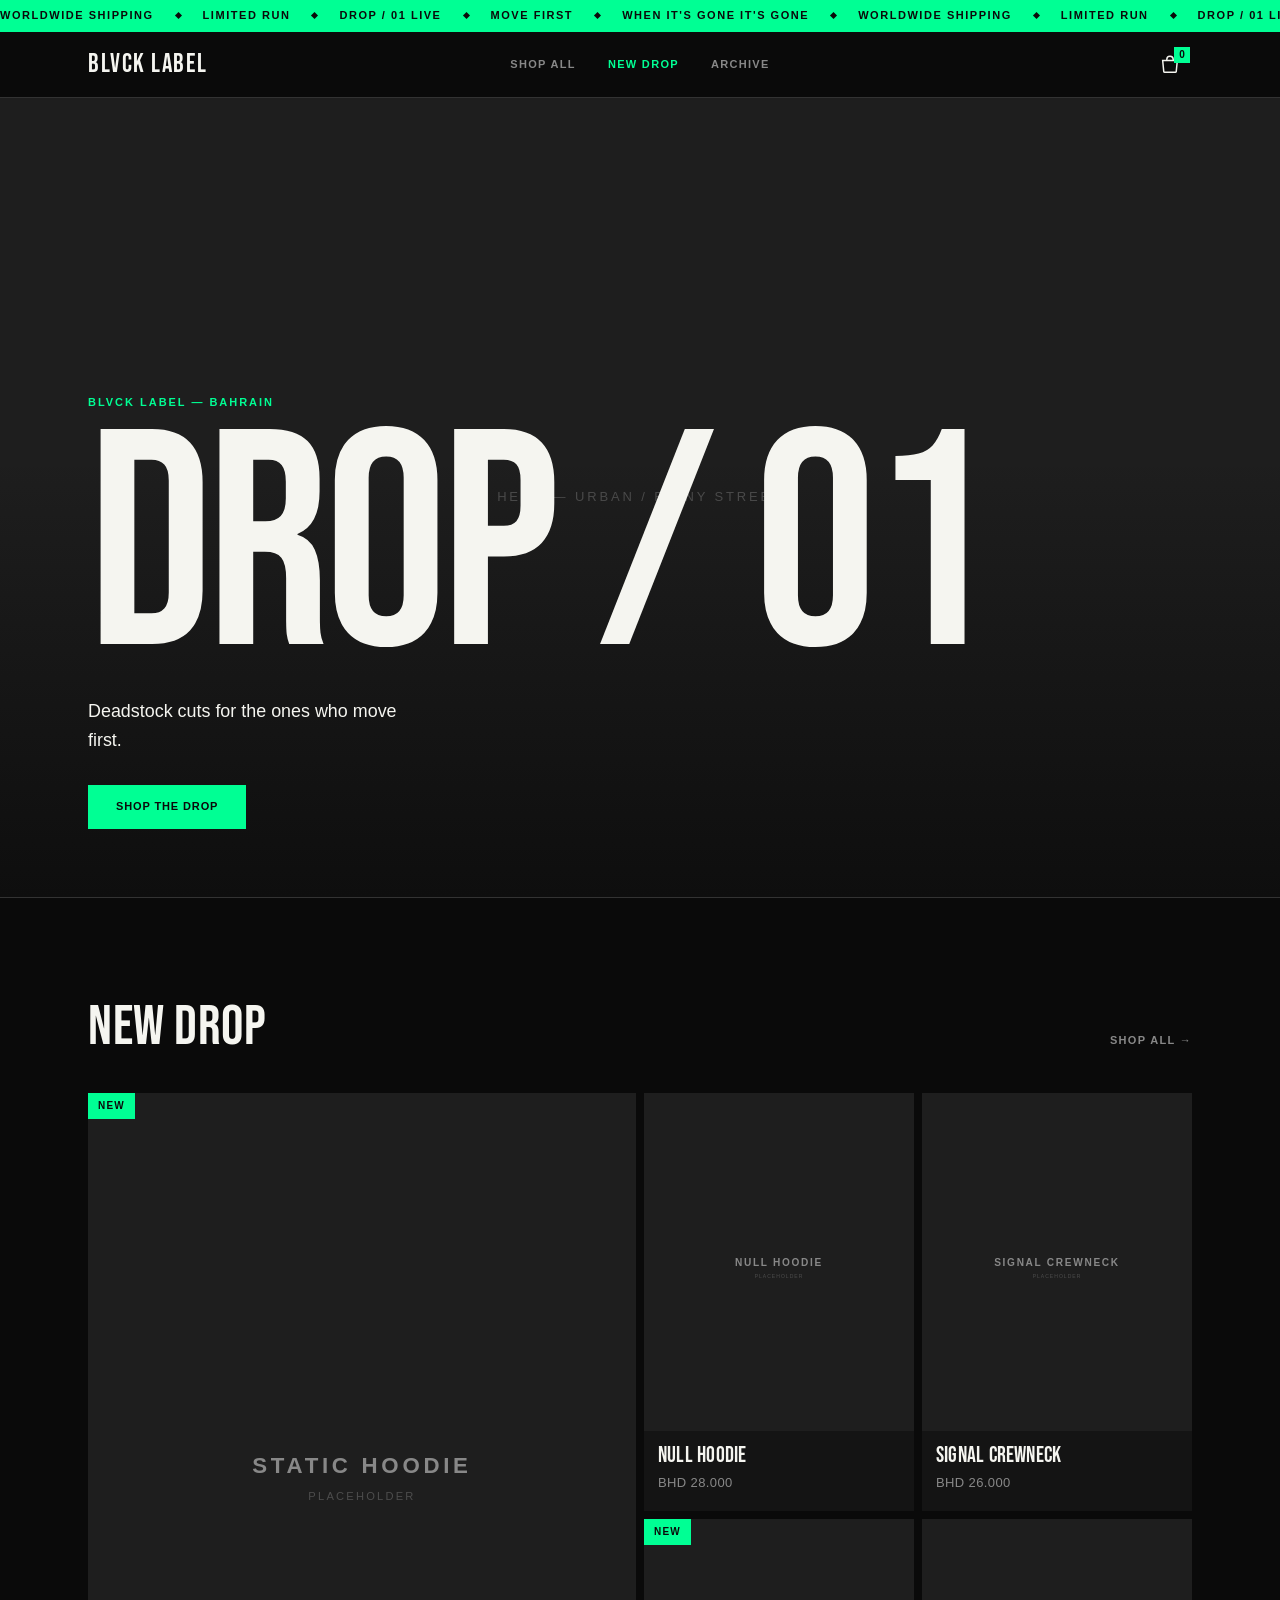
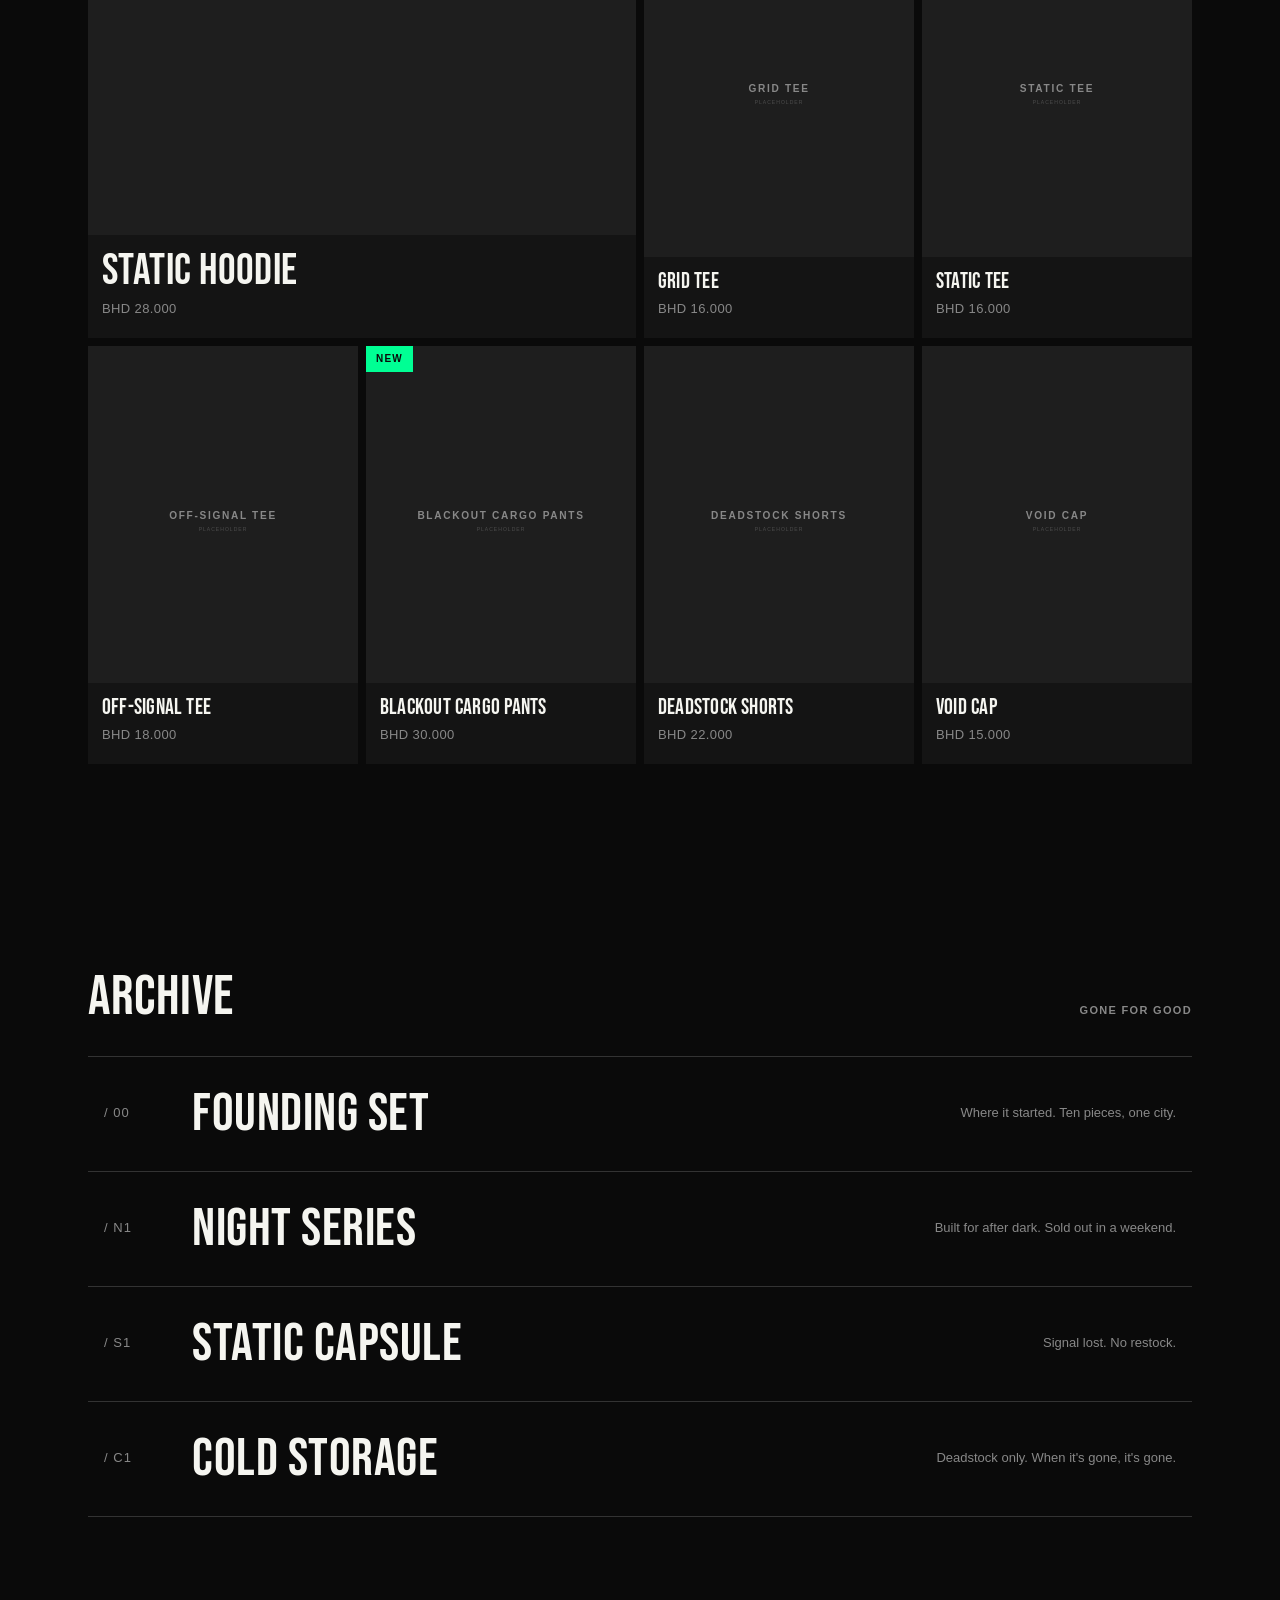
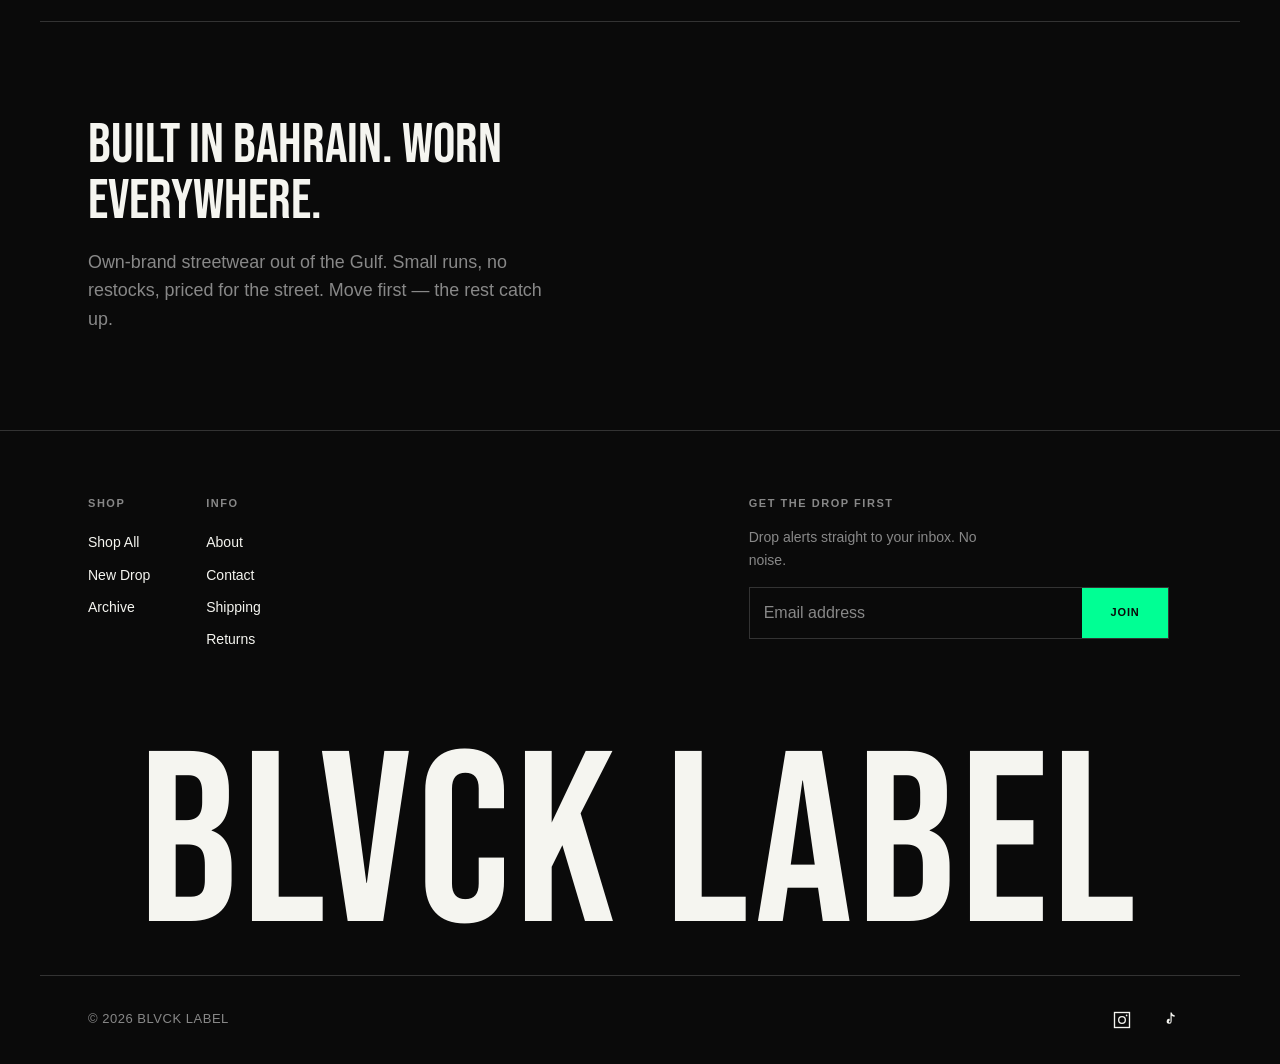
<file: index.html>
<!DOCTYPE html>
<html lang="en">
<head>
  <meta charset="UTF-8" />
  <meta name="viewport" content="width=device-width, initial-scale=1.0" />
  <title>BLVCK LABEL — Move First.</title>
  <meta name="description" content="BLVCK LABEL — own-brand streetwear. Built in Bahrain. Worn everywhere." />

  <!-- Display font: Bebas Neue. Body font: Helvetica Neue system stack. -->
  <link rel="preconnect" href="https://fonts.googleapis.com" />
  <link rel="preconnect" href="https://fonts.gstatic.com" crossorigin />
  <link href="https://fonts.googleapis.com/css2?family=Bebas+Neue&display=swap" rel="stylesheet" />

  <link rel="stylesheet" href="css/style.css" />
</head>
<body>

  <a class="skip-link" href="#main">Skip to content</a>

  <!-- =========================================================
       TICKER — signature scrolling marquee (every page)
       Two identical groups; CSS translates the track -50%.
       ========================================================= -->
  <div class="ticker" role="presentation">
    <div class="ticker__track" aria-hidden="true">
      <div class="ticker__group">
        <span class="ticker__item">Worldwide Shipping</span>
        <span class="ticker__item">Limited Run</span>
        <span class="ticker__item">Drop / 01 Live</span>
        <span class="ticker__item">Move First</span>
        <span class="ticker__item">When It's Gone It's Gone</span>
      </div>
      <div class="ticker__group">
        <span class="ticker__item">Worldwide Shipping</span>
        <span class="ticker__item">Limited Run</span>
        <span class="ticker__item">Drop / 01 Live</span>
        <span class="ticker__item">Move First</span>
        <span class="ticker__item">When It's Gone It's Gone</span>
      </div>
    </div>
    <span class="sr-only">Worldwide shipping. Limited run. Drop 01 live. Move first.</span>
  </div>

  <!-- =========================================================
       HEADER — sticky. Logo · nav · cart
       ========================================================= -->
  <header class="header">
    <div class="wrap header__inner">
      <a class="header__logo" href="index.html" aria-label="BLVCK LABEL home">BLVCK LABEL</a>

      <nav class="nav" aria-label="Primary">
        <a class="nav__link" href="shop.html">Shop All</a>
        <a class="nav__link" href="index.html#new-drop" aria-current="page">New Drop</a>
        <a class="nav__link" href="index.html#archive">Archive</a>
      </nav>

      <div class="header__actions">
        <a class="icon-btn cart-btn" href="#" aria-label="Cart, 0 items">
          <svg viewBox="0 0 24 24" fill="none" stroke="currentColor" stroke-width="1.6" aria-hidden="true">
            <path d="M4 7h16l-1.2 12.2a1 1 0 0 1-1 .8H6.2a1 1 0 0 1-1-.8L4 7Z" />
            <path d="M8.5 7V6a3.5 3.5 0 0 1 7 0v1" />
          </svg>
          <span class="cart-badge" data-cart-count>0</span>
        </a>
        <button class="icon-btn hamburger" type="button"
                data-nav-open aria-expanded="false" aria-controls="nav-overlay" aria-label="Open menu">
          <svg viewBox="0 0 24 24" fill="none" stroke="currentColor" stroke-width="1.8" aria-hidden="true">
            <path d="M3 6h18M3 12h18M3 18h18" />
          </svg>
        </button>
      </div>
    </div>
  </header>

  <!-- =========================================================
       MOBILE NAV OVERLAY — full-screen, huge Bebas links
       ========================================================= -->
  <nav class="nav-overlay" id="nav-overlay" data-nav-overlay aria-label="Mobile">
    <div class="nav-overlay__top">
      <span class="nav-overlay__brand">BLVCK LABEL</span>
      <button class="icon-btn" type="button" data-nav-close aria-label="Close menu">
        <svg viewBox="0 0 24 24" fill="none" stroke="currentColor" stroke-width="1.8" aria-hidden="true">
          <path d="M6 6l12 12M18 6L6 18" />
        </svg>
      </button>
    </div>
    <ul class="nav-overlay__list">
      <li><a class="nav-overlay__link" href="shop.html">Shop All</a></li>
      <li><a class="nav-overlay__link" href="index.html#new-drop" aria-current="page">New Drop</a></li>
      <li><a class="nav-overlay__link" href="index.html#archive">Archive</a></li>
    </ul>
    <div class="nav-overlay__secondary">
      <a href="about.html">About</a>
      <a href="contact.html">Contact</a>
    </div>
  </nav>

  <main id="main">

    <!-- =========================================================
         HERO — full-viewport. DROP / 01 bleeds off the right edge.
         Media is a placeholder block; drop a real <img> inside
         .hero__media (uncomment) to swap in the photo later.
         ========================================================= -->
    <section class="hero">
      <div class="hero__media">
        <!-- <img src="assets/img/hero-drop-01.jpg" alt="Three figures in dark techwear on a wet Bahrain street at night" /> -->
        <span class="hero__media-label">Hero — Urban / Rainy Street</span>
      </div>

      <div class="wrap hero__content">
        <p class="eyebrow eyebrow--accent hero__eyebrow">BLVCK LABEL — BAHRAIN</p>
        <h1 class="hero__title">DROP / 01</h1>
        <p class="hero__sub">Deadstock cuts for the ones who move first.</p>
        <a class="btn btn--primary hero__cta" href="shop.html">Shop The Drop</a>
      </div>
    </section>

    <!-- =========================================================
         NEW DROP GRID — first card large (2x2), rest standard.
         Each media is a swappable placeholder <img>.
         ========================================================= -->
    <section class="wrap drop" id="new-drop" aria-labelledby="new-drop-title">
      <div class="drop__head">
        <h2 class="drop__title" id="new-drop-title">New Drop</h2>
        <a class="drop__link" href="shop.html">Shop All →</a>
      </div>

      <div class="drop__grid">

        <a class="p-card p-card--lg" href="product.html?id=static-hoodie">
          <div class="p-card__media">
            <span class="p-card__tag">New</span>
            <img class="p-card__img" src="assets/img/static-hoodie.svg" alt="Static Hoodie" width="800" height="1000" loading="lazy" />
          </div>
          <div class="p-card__info">
            <h3 class="p-card__name">Static Hoodie</h3>
            <p class="p-card__price">BHD 28.000</p>
          </div>
        </a>

        <a class="p-card" href="product.html?id=null-hoodie">
          <div class="p-card__media">
            <img class="p-card__img" src="assets/img/null-hoodie.svg" alt="Null Hoodie" width="800" height="1000" loading="lazy" />
          </div>
          <div class="p-card__info">
            <h3 class="p-card__name">Null Hoodie</h3>
            <p class="p-card__price">BHD 28.000</p>
          </div>
        </a>

        <a class="p-card" href="product.html?id=signal-crewneck">
          <div class="p-card__media">
            <img class="p-card__img" src="assets/img/signal-crewneck.svg" alt="Signal Crewneck" width="800" height="1000" loading="lazy" />
          </div>
          <div class="p-card__info">
            <h3 class="p-card__name">Signal Crewneck</h3>
            <p class="p-card__price">BHD 26.000</p>
          </div>
        </a>

        <a class="p-card" href="product.html?id=grid-tee">
          <div class="p-card__media">
            <span class="p-card__tag">New</span>
            <img class="p-card__img" src="assets/img/grid-tee.svg" alt="Grid Tee" width="800" height="1000" loading="lazy" />
          </div>
          <div class="p-card__info">
            <h3 class="p-card__name">Grid Tee</h3>
            <p class="p-card__price">BHD 16.000</p>
          </div>
        </a>

        <a class="p-card" href="product.html?id=static-tee">
          <div class="p-card__media">
            <img class="p-card__img" src="assets/img/static-tee.svg" alt="Static Tee" width="800" height="1000" loading="lazy" />
          </div>
          <div class="p-card__info">
            <h3 class="p-card__name">Static Tee</h3>
            <p class="p-card__price">BHD 16.000</p>
          </div>
        </a>

        <a class="p-card" href="product.html?id=off-signal-tee">
          <div class="p-card__media">
            <img class="p-card__img" src="assets/img/off-signal-tee.svg" alt="Off-Signal Tee" width="800" height="1000" loading="lazy" />
          </div>
          <div class="p-card__info">
            <h3 class="p-card__name">Off-Signal Tee</h3>
            <p class="p-card__price">BHD 18.000</p>
          </div>
        </a>

        <a class="p-card" href="product.html?id=blackout-cargo-pants">
          <div class="p-card__media">
            <span class="p-card__tag">New</span>
            <img class="p-card__img" src="assets/img/blackout-cargo-pants.svg" alt="Blackout Cargo Pants" width="800" height="1000" loading="lazy" />
          </div>
          <div class="p-card__info">
            <h3 class="p-card__name">Blackout Cargo Pants</h3>
            <p class="p-card__price">BHD 30.000</p>
          </div>
        </a>

        <a class="p-card" href="product.html?id=deadstock-shorts">
          <div class="p-card__media">
            <img class="p-card__img" src="assets/img/deadstock-shorts.svg" alt="Deadstock Shorts" width="800" height="1000" loading="lazy" />
          </div>
          <div class="p-card__info">
            <h3 class="p-card__name">Deadstock Shorts</h3>
            <p class="p-card__price">BHD 22.000</p>
          </div>
        </a>

        <a class="p-card" href="product.html?id=void-cap">
          <div class="p-card__media">
            <img class="p-card__img" src="assets/img/void-cap.svg" alt="Void Cap" width="800" height="1000" loading="lazy" />
          </div>
          <div class="p-card__info">
            <h3 class="p-card__name">Void Cap</h3>
            <p class="p-card__price">BHD 15.000</p>
          </div>
        </a>

      </div>
    </section>

    <!-- =========================================================
         ARCHIVE — past drops. Hover highlights a row. (REF 1)
         ========================================================= -->
    <section class="wrap archive" id="archive" aria-labelledby="archive-title">
      <div class="archive__head">
        <h2 class="archive__title" id="archive-title">Archive</h2>
        <span class="archive__note">Gone for good</span>
      </div>

      <div class="archive__list">
        <a class="archive__row" href="shop.html">
          <span class="archive__idx">/ 00</span>
          <h3 class="archive__name">Founding Set</h3>
          <span class="archive__desc">Where it started. Ten pieces, one city.</span>
        </a>
        <a class="archive__row" href="shop.html">
          <span class="archive__idx">/ N1</span>
          <h3 class="archive__name">Night Series</h3>
          <span class="archive__desc">Built for after dark. Sold out in a weekend.</span>
        </a>
        <a class="archive__row" href="shop.html">
          <span class="archive__idx">/ S1</span>
          <h3 class="archive__name">Static Capsule</h3>
          <span class="archive__desc">Signal lost. No restock.</span>
        </a>
        <a class="archive__row" href="shop.html">
          <span class="archive__idx">/ C1</span>
          <h3 class="archive__name">Cold Storage</h3>
          <span class="archive__desc">Deadstock only. When it's gone, it's gone.</span>
        </a>
      </div>
    </section>

    <!-- =========================================================
         BRAND STRIP — two short lines, street tone
         ========================================================= -->
    <section class="wrap brandstrip">
      <p class="brandstrip__lead">Built in Bahrain. Worn everywhere.</p>
      <p class="brandstrip__sub">
        Own-brand streetwear out of the Gulf. Small runs, no restocks, priced for
        the street. Move first — the rest catch up.
      </p>
    </section>

  </main>

  <!-- ===========================================================
       FOOTER — links, newsletter, giant wordmark, social
       =========================================================== -->
  <footer class="footer">
    <div class="wrap footer__top">
      <nav class="footer__nav" aria-label="Footer">
        <div class="footer__col">
          <span class="footer__col-title">Shop</span>
          <a href="shop.html">Shop All</a>
          <a href="index.html#new-drop">New Drop</a>
          <a href="index.html#archive">Archive</a>
        </div>
        <div class="footer__col">
          <span class="footer__col-title">Info</span>
          <a href="about.html">About</a>
          <a href="contact.html">Contact</a>
          <a href="#">Shipping</a>
          <a href="#">Returns</a>
        </div>
      </nav>

      <div class="footer__news">
        <span class="footer__col-title footer__news-title">Get the drop first</span>
        <p class="footer__news-copy">Drop alerts straight to your inbox. No noise.</p>
        <form class="news-form" data-news-form>
          <label class="sr-only" for="news-email">Email address</label>
          <input id="news-email" type="email" name="email" placeholder="Email address" required autocomplete="email" />
          <button class="btn btn--primary" type="submit"><span>Join</span></button>
        </form>
      </div>
    </div>

    <div class="footer__wordmark" aria-hidden="true">BLVCK LABEL</div>

    <div class="wrap footer__bar">
      <p class="footer__copy">© 2026 BLVCK LABEL</p>
      <div class="footer__social">
        <a class="icon-btn" href="#" aria-label="BLVCK LABEL on Instagram">
          <svg viewBox="0 0 24 24" fill="none" stroke="currentColor" stroke-width="1.6" aria-hidden="true">
            <rect x="3" y="3" width="18" height="18" rx="0" />
            <circle cx="12" cy="12" r="4" />
            <circle cx="17.5" cy="6.5" r="1" fill="currentColor" stroke="none" />
          </svg>
        </a>
        <a class="icon-btn" href="#" aria-label="BLVCK LABEL on TikTok">
          <svg viewBox="0 0 24 24" fill="currentColor" aria-hidden="true">
            <path d="M14 3v10.5a3 3 0 1 1-2.4-2.94V13a1 1 0 1 0 1 1V3h1.4a4 4 0 0 0 3.6 3.2v2a6 6 0 0 1-3.6-1.2Z" />
          </svg>
        </a>
      </div>
    </div>
  </footer>

  <script src="js/main.js"></script>
</body>
</html>
</file>
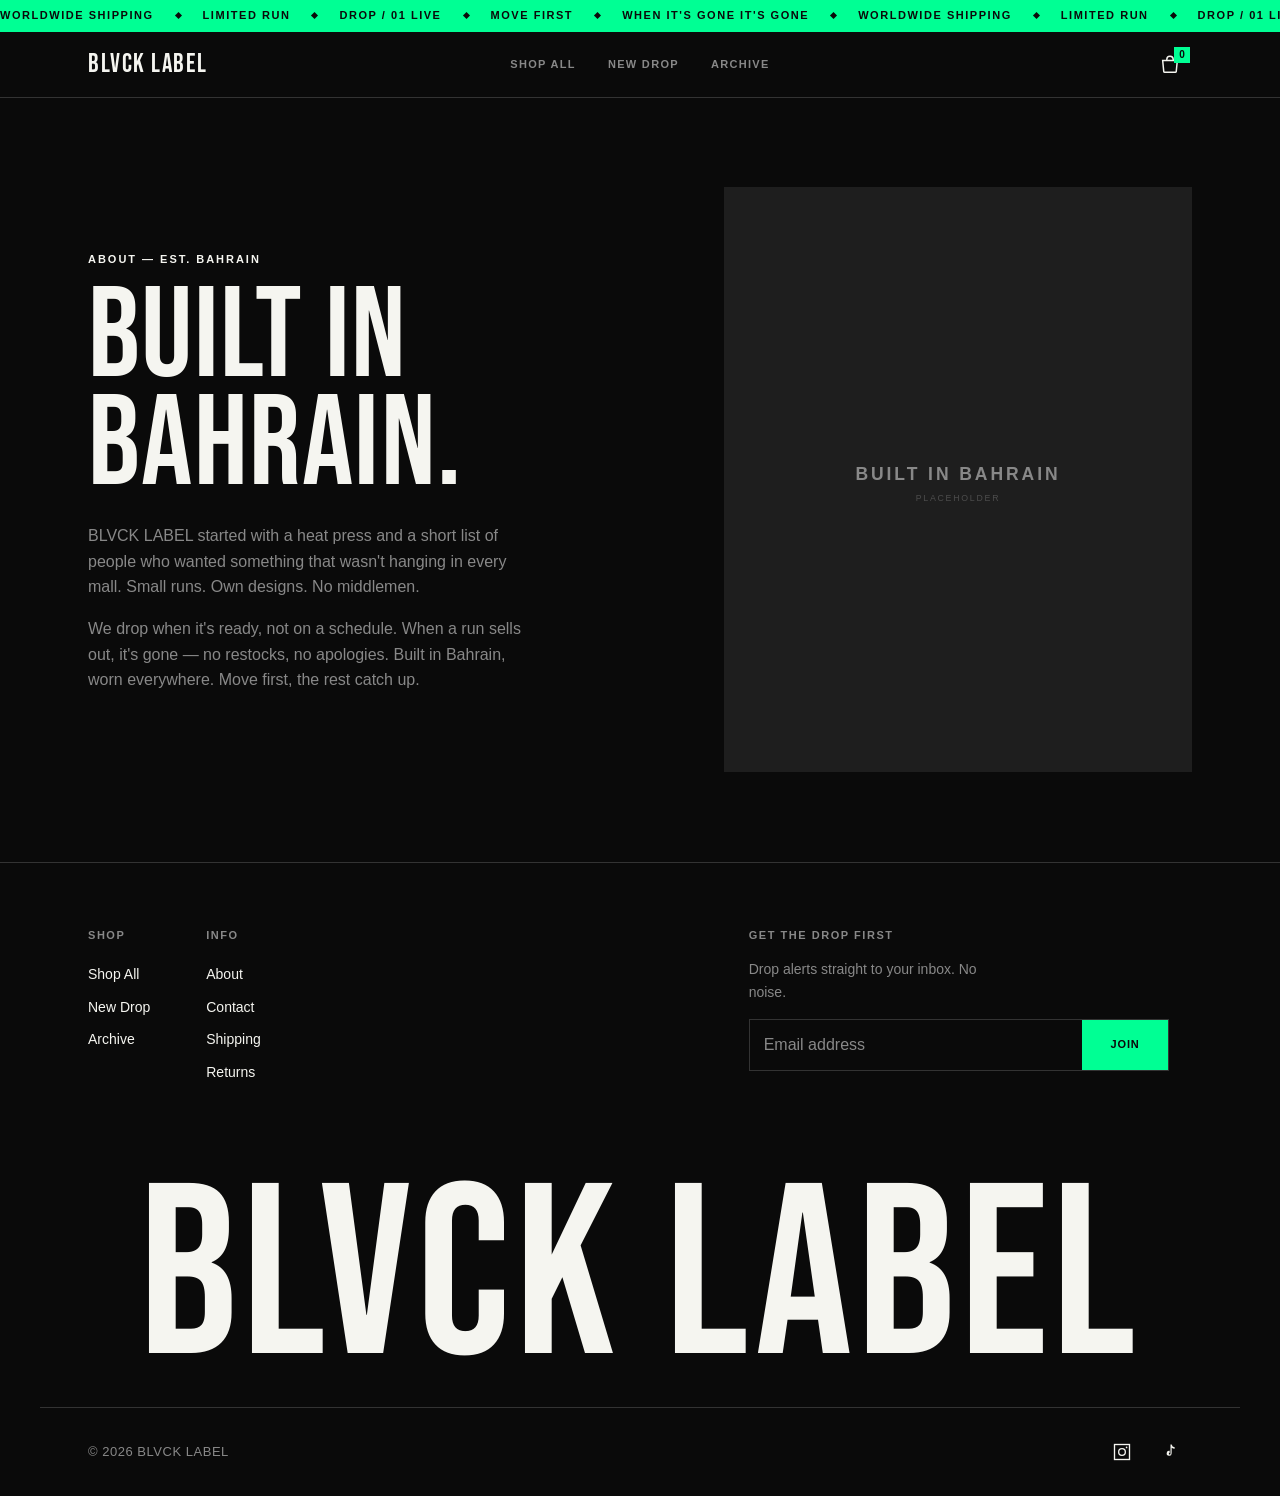
<file: about.html>
<!DOCTYPE html>
<html lang="en">
<head>
  <meta charset="UTF-8" />
  <meta name="viewport" content="width=device-width, initial-scale=1.0" />
  <title>BLVCK LABEL — About</title>
  <meta name="description" content="BLVCK LABEL — own-brand streetwear built in Bahrain. Small runs, no restocks." />

  <link rel="preconnect" href="https://fonts.googleapis.com" />
  <link rel="preconnect" href="https://fonts.gstatic.com" crossorigin />
  <link href="https://fonts.googleapis.com/css2?family=Bebas+Neue&display=swap" rel="stylesheet" />

  <link rel="stylesheet" href="css/style.css" />
</head>
<body>

  <a class="skip-link" href="#main">Skip to content</a>

  <!-- TICKER -->
  <div class="ticker" role="presentation">
    <div class="ticker__track" aria-hidden="true">
      <div class="ticker__group">
        <span class="ticker__item">Worldwide Shipping</span>
        <span class="ticker__item">Limited Run</span>
        <span class="ticker__item">Drop / 01 Live</span>
        <span class="ticker__item">Move First</span>
        <span class="ticker__item">When It's Gone It's Gone</span>
      </div>
      <div class="ticker__group">
        <span class="ticker__item">Worldwide Shipping</span>
        <span class="ticker__item">Limited Run</span>
        <span class="ticker__item">Drop / 01 Live</span>
        <span class="ticker__item">Move First</span>
        <span class="ticker__item">When It's Gone It's Gone</span>
      </div>
    </div>
    <span class="sr-only">Worldwide shipping. Limited run. Drop 01 live. Move first.</span>
  </div>

  <!-- HEADER -->
  <header class="header">
    <div class="wrap header__inner">
      <a class="header__logo" href="index.html" aria-label="BLVCK LABEL home">BLVCK LABEL</a>

      <nav class="nav" aria-label="Primary">
        <a class="nav__link" href="shop.html">Shop All</a>
        <a class="nav__link" href="index.html#new-drop">New Drop</a>
        <a class="nav__link" href="index.html#archive">Archive</a>
      </nav>

      <div class="header__actions">
        <a class="icon-btn cart-btn" href="#" aria-label="Cart, 0 items">
          <svg viewBox="0 0 24 24" fill="none" stroke="currentColor" stroke-width="1.6" aria-hidden="true">
            <path d="M4 7h16l-1.2 12.2a1 1 0 0 1-1 .8H6.2a1 1 0 0 1-1-.8L4 7Z" />
            <path d="M8.5 7V6a3.5 3.5 0 0 1 7 0v1" />
          </svg>
          <span class="cart-badge" data-cart-count>0</span>
        </a>
        <button class="icon-btn hamburger" type="button"
                data-nav-open aria-expanded="false" aria-controls="nav-overlay" aria-label="Open menu">
          <svg viewBox="0 0 24 24" fill="none" stroke="currentColor" stroke-width="1.8" aria-hidden="true">
            <path d="M3 6h18M3 12h18M3 18h18" />
          </svg>
        </button>
      </div>
    </div>
  </header>

  <!-- MOBILE NAV OVERLAY -->
  <nav class="nav-overlay" id="nav-overlay" data-nav-overlay aria-label="Mobile">
    <div class="nav-overlay__top">
      <span class="nav-overlay__brand">BLVCK LABEL</span>
      <button class="icon-btn" type="button" data-nav-close aria-label="Close menu">
        <svg viewBox="0 0 24 24" fill="none" stroke="currentColor" stroke-width="1.8" aria-hidden="true">
          <path d="M6 6l12 12M18 6L6 18" />
        </svg>
      </button>
    </div>
    <ul class="nav-overlay__list">
      <li><a class="nav-overlay__link" href="shop.html">Shop All</a></li>
      <li><a class="nav-overlay__link" href="index.html#new-drop">New Drop</a></li>
      <li><a class="nav-overlay__link" href="index.html#archive">Archive</a></li>
    </ul>
    <div class="nav-overlay__secondary">
      <a href="about.html" aria-current="page">About</a>
      <a href="contact.html">Contact</a>
    </div>
  </nav>

  <main id="main">
    <section class="wrap about">
      <div class="about__text">
        <p class="eyebrow eyebrow--accent">About — Est. Bahrain</p>
        <h1 class="about__title">Built In<br>Bahrain.</h1>
        <p>
          BLVCK LABEL started with a heat press and a short list of people who
          wanted something that wasn't hanging in every mall. Small runs. Own
          designs. No middlemen.
        </p>
        <p>
          We drop when it's ready, not on a schedule. When a run sells out, it's
          gone — no restocks, no apologies. Built in Bahrain, worn everywhere.
          Move first, the rest catch up.
        </p>
      </div>
      <div class="about__photo">
        <img src="assets/img/about.svg" alt="BLVCK LABEL — built in Bahrain" width="800" height="1000" />
      </div>
    </section>
  </main>

  <!-- FOOTER -->
  <footer class="footer">
    <div class="wrap footer__top">
      <nav class="footer__nav" aria-label="Footer">
        <div class="footer__col">
          <span class="footer__col-title">Shop</span>
          <a href="shop.html">Shop All</a>
          <a href="index.html#new-drop">New Drop</a>
          <a href="index.html#archive">Archive</a>
        </div>
        <div class="footer__col">
          <span class="footer__col-title">Info</span>
          <a href="about.html">About</a>
          <a href="contact.html">Contact</a>
          <a href="#">Shipping</a>
          <a href="#">Returns</a>
        </div>
      </nav>

      <div class="footer__news">
        <span class="footer__col-title footer__news-title">Get the drop first</span>
        <p class="footer__news-copy">Drop alerts straight to your inbox. No noise.</p>
        <form class="news-form" data-news-form>
          <label class="sr-only" for="news-email">Email address</label>
          <input id="news-email" type="email" name="email" placeholder="Email address" required autocomplete="email" />
          <button class="btn btn--primary" type="submit"><span>Join</span></button>
        </form>
      </div>
    </div>

    <div class="footer__wordmark" aria-hidden="true">BLVCK LABEL</div>

    <div class="wrap footer__bar">
      <p class="footer__copy">© 2026 BLVCK LABEL</p>
      <div class="footer__social">
        <a class="icon-btn" href="#" aria-label="BLVCK LABEL on Instagram">
          <svg viewBox="0 0 24 24" fill="none" stroke="currentColor" stroke-width="1.6" aria-hidden="true">
            <rect x="3" y="3" width="18" height="18" rx="0" />
            <circle cx="12" cy="12" r="4" />
            <circle cx="17.5" cy="6.5" r="1" fill="currentColor" stroke="none" />
          </svg>
        </a>
        <a class="icon-btn" href="#" aria-label="BLVCK LABEL on TikTok">
          <svg viewBox="0 0 24 24" fill="currentColor" aria-hidden="true">
            <path d="M14 3v10.5a3 3 0 1 1-2.4-2.94V13a1 1 0 1 0 1 1V3h1.4a4 4 0 0 0 3.6 3.2v2a6 6 0 0 1-3.6-1.2Z" />
          </svg>
        </a>
      </div>
    </div>
  </footer>

  <script src="js/main.js"></script>
</body>
</html>
</file>
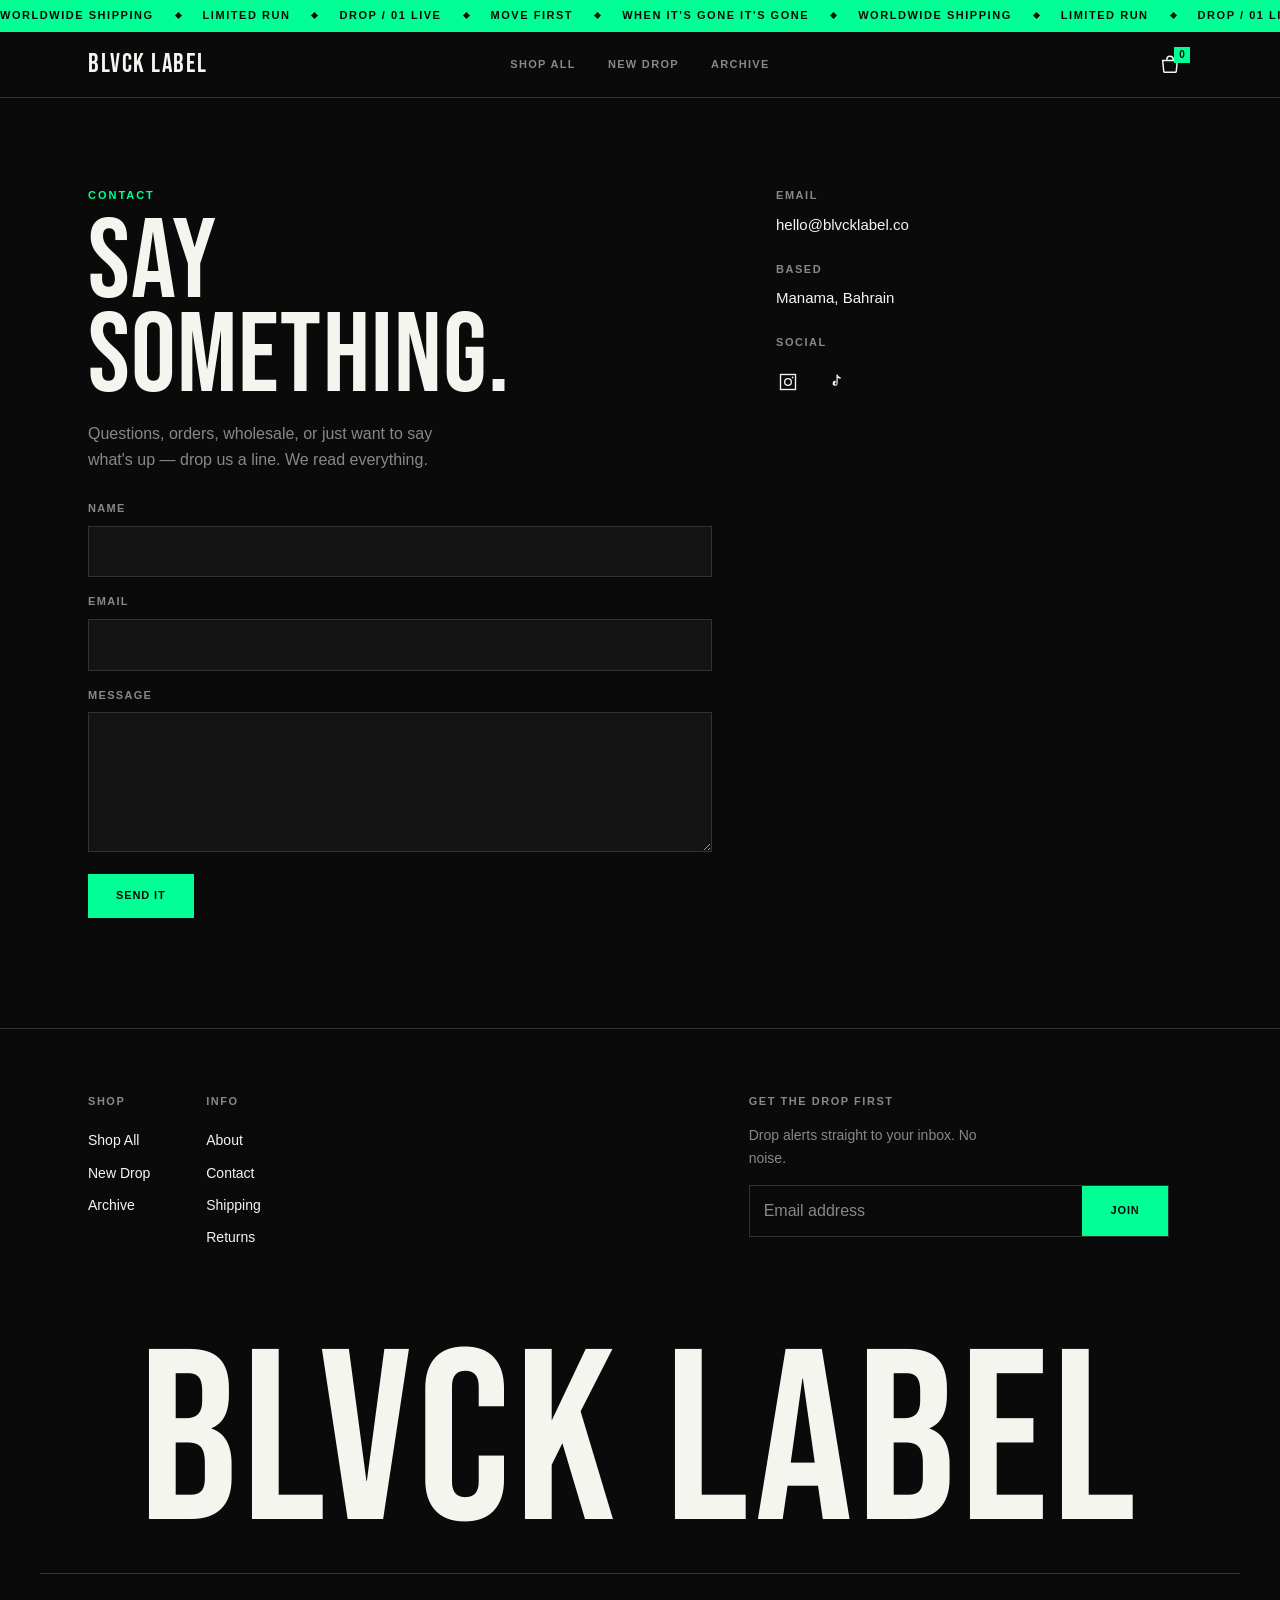
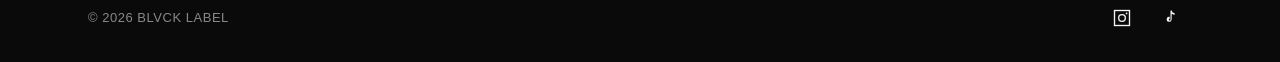
<file: contact.html>
<!DOCTYPE html>
<html lang="en">
<head>
  <meta charset="UTF-8" />
  <meta name="viewport" content="width=device-width, initial-scale=1.0" />
  <title>BLVCK LABEL — Contact</title>
  <meta name="description" content="Contact BLVCK LABEL — questions, orders, wholesale." />

  <link rel="preconnect" href="https://fonts.googleapis.com" />
  <link rel="preconnect" href="https://fonts.gstatic.com" crossorigin />
  <link href="https://fonts.googleapis.com/css2?family=Bebas+Neue&display=swap" rel="stylesheet" />

  <link rel="stylesheet" href="css/style.css" />
</head>
<body>

  <a class="skip-link" href="#main">Skip to content</a>

  <!-- TICKER -->
  <div class="ticker" role="presentation">
    <div class="ticker__track" aria-hidden="true">
      <div class="ticker__group">
        <span class="ticker__item">Worldwide Shipping</span>
        <span class="ticker__item">Limited Run</span>
        <span class="ticker__item">Drop / 01 Live</span>
        <span class="ticker__item">Move First</span>
        <span class="ticker__item">When It's Gone It's Gone</span>
      </div>
      <div class="ticker__group">
        <span class="ticker__item">Worldwide Shipping</span>
        <span class="ticker__item">Limited Run</span>
        <span class="ticker__item">Drop / 01 Live</span>
        <span class="ticker__item">Move First</span>
        <span class="ticker__item">When It's Gone It's Gone</span>
      </div>
    </div>
    <span class="sr-only">Worldwide shipping. Limited run. Drop 01 live. Move first.</span>
  </div>

  <!-- HEADER -->
  <header class="header">
    <div class="wrap header__inner">
      <a class="header__logo" href="index.html" aria-label="BLVCK LABEL home">BLVCK LABEL</a>

      <nav class="nav" aria-label="Primary">
        <a class="nav__link" href="shop.html">Shop All</a>
        <a class="nav__link" href="index.html#new-drop">New Drop</a>
        <a class="nav__link" href="index.html#archive">Archive</a>
      </nav>

      <div class="header__actions">
        <a class="icon-btn cart-btn" href="#" aria-label="Cart, 0 items">
          <svg viewBox="0 0 24 24" fill="none" stroke="currentColor" stroke-width="1.6" aria-hidden="true">
            <path d="M4 7h16l-1.2 12.2a1 1 0 0 1-1 .8H6.2a1 1 0 0 1-1-.8L4 7Z" />
            <path d="M8.5 7V6a3.5 3.5 0 0 1 7 0v1" />
          </svg>
          <span class="cart-badge" data-cart-count>0</span>
        </a>
        <button class="icon-btn hamburger" type="button"
                data-nav-open aria-expanded="false" aria-controls="nav-overlay" aria-label="Open menu">
          <svg viewBox="0 0 24 24" fill="none" stroke="currentColor" stroke-width="1.8" aria-hidden="true">
            <path d="M3 6h18M3 12h18M3 18h18" />
          </svg>
        </button>
      </div>
    </div>
  </header>

  <!-- MOBILE NAV OVERLAY -->
  <nav class="nav-overlay" id="nav-overlay" data-nav-overlay aria-label="Mobile">
    <div class="nav-overlay__top">
      <span class="nav-overlay__brand">BLVCK LABEL</span>
      <button class="icon-btn" type="button" data-nav-close aria-label="Close menu">
        <svg viewBox="0 0 24 24" fill="none" stroke="currentColor" stroke-width="1.8" aria-hidden="true">
          <path d="M6 6l12 12M18 6L6 18" />
        </svg>
      </button>
    </div>
    <ul class="nav-overlay__list">
      <li><a class="nav-overlay__link" href="shop.html">Shop All</a></li>
      <li><a class="nav-overlay__link" href="index.html#new-drop">New Drop</a></li>
      <li><a class="nav-overlay__link" href="index.html#archive">Archive</a></li>
    </ul>
    <div class="nav-overlay__secondary">
      <a href="about.html">About</a>
      <a href="contact.html" aria-current="page">Contact</a>
    </div>
  </nav>

  <main id="main">
    <section class="wrap contact">
      <div class="contact__main">
        <p class="eyebrow eyebrow--accent">Contact</p>
        <h1 class="contact__title">Say<br>Something.</h1>
        <p class="contact__lead">
          Questions, orders, wholesale, or just want to say what's up — drop us a line.
          We read everything.
        </p>

        <form class="contact-form" data-contact-form novalidate>
          <div class="field">
            <label for="c-name">Name</label>
            <input id="c-name" name="name" type="text" required autocomplete="name" />
          </div>
          <div class="field">
            <label for="c-email">Email</label>
            <input id="c-email" name="email" type="email" required autocomplete="email" />
          </div>
          <div class="field">
            <label for="c-message">Message</label>
            <textarea id="c-message" name="message" required></textarea>
          </div>
          <button class="btn btn--primary" type="submit"><span>Send It</span></button>
          <p class="pdp__note" data-contact-note role="status" aria-live="polite"></p>
        </form>
      </div>

      <aside class="contact__aside">
        <dl>
          <dt>Email</dt>
          <dd><a href="mailto:hello@blvcklabel.co">hello@blvcklabel.co</a></dd>
          <dt>Based</dt>
          <dd>Manama, Bahrain</dd>
          <dt>Social</dt>
          <dd>
            <div class="contact__socials footer__social">
              <a class="icon-btn" href="#" aria-label="BLVCK LABEL on Instagram">
                <svg viewBox="0 0 24 24" fill="none" stroke="currentColor" stroke-width="1.6" aria-hidden="true">
                  <rect x="3" y="3" width="18" height="18" rx="0" />
                  <circle cx="12" cy="12" r="4" />
                  <circle cx="17.5" cy="6.5" r="1" fill="currentColor" stroke="none" />
                </svg>
              </a>
              <a class="icon-btn" href="#" aria-label="BLVCK LABEL on TikTok">
                <svg viewBox="0 0 24 24" fill="currentColor" aria-hidden="true">
                  <path d="M14 3v10.5a3 3 0 1 1-2.4-2.94V13a1 1 0 1 0 1 1V3h1.4a4 4 0 0 0 3.6 3.2v2a6 6 0 0 1-3.6-1.2Z" />
                </svg>
              </a>
            </div>
          </dd>
        </dl>
      </aside>
    </section>
  </main>

  <!-- FOOTER -->
  <footer class="footer">
    <div class="wrap footer__top">
      <nav class="footer__nav" aria-label="Footer">
        <div class="footer__col">
          <span class="footer__col-title">Shop</span>
          <a href="shop.html">Shop All</a>
          <a href="index.html#new-drop">New Drop</a>
          <a href="index.html#archive">Archive</a>
        </div>
        <div class="footer__col">
          <span class="footer__col-title">Info</span>
          <a href="about.html">About</a>
          <a href="contact.html">Contact</a>
          <a href="#">Shipping</a>
          <a href="#">Returns</a>
        </div>
      </nav>

      <div class="footer__news">
        <span class="footer__col-title footer__news-title">Get the drop first</span>
        <p class="footer__news-copy">Drop alerts straight to your inbox. No noise.</p>
        <form class="news-form" data-news-form>
          <label class="sr-only" for="news-email">Email address</label>
          <input id="news-email" type="email" name="email" placeholder="Email address" required autocomplete="email" />
          <button class="btn btn--primary" type="submit"><span>Join</span></button>
        </form>
      </div>
    </div>

    <div class="footer__wordmark" aria-hidden="true">BLVCK LABEL</div>

    <div class="wrap footer__bar">
      <p class="footer__copy">© 2026 BLVCK LABEL</p>
      <div class="footer__social">
        <a class="icon-btn" href="#" aria-label="BLVCK LABEL on Instagram">
          <svg viewBox="0 0 24 24" fill="none" stroke="currentColor" stroke-width="1.6" aria-hidden="true">
            <rect x="3" y="3" width="18" height="18" rx="0" />
            <circle cx="12" cy="12" r="4" />
            <circle cx="17.5" cy="6.5" r="1" fill="currentColor" stroke="none" />
          </svg>
        </a>
        <a class="icon-btn" href="#" aria-label="BLVCK LABEL on TikTok">
          <svg viewBox="0 0 24 24" fill="currentColor" aria-hidden="true">
            <path d="M14 3v10.5a3 3 0 1 1-2.4-2.94V13a1 1 0 1 0 1 1V3h1.4a4 4 0 0 0 3.6 3.2v2a6 6 0 0 1-3.6-1.2Z" />
          </svg>
        </a>
      </div>
    </div>
  </footer>

  <script src="js/main.js"></script>
</body>
</html>
</file>
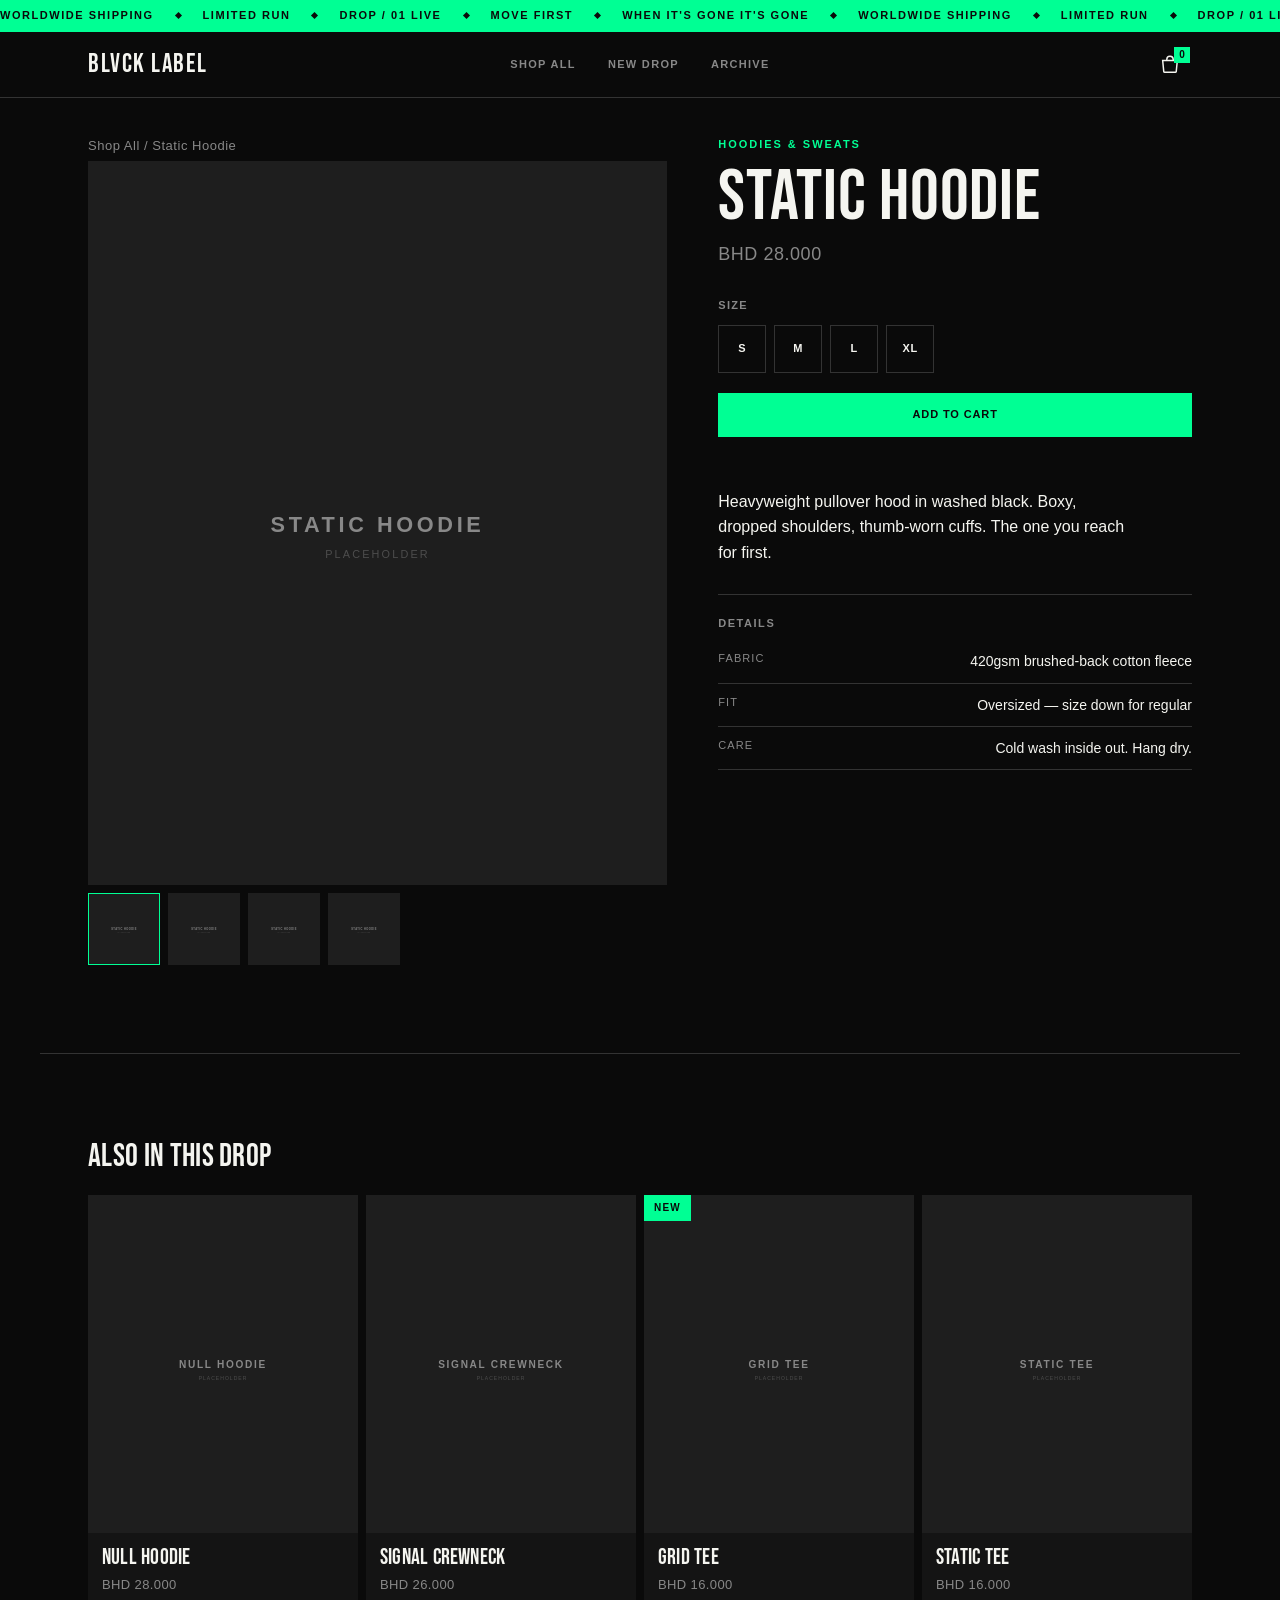
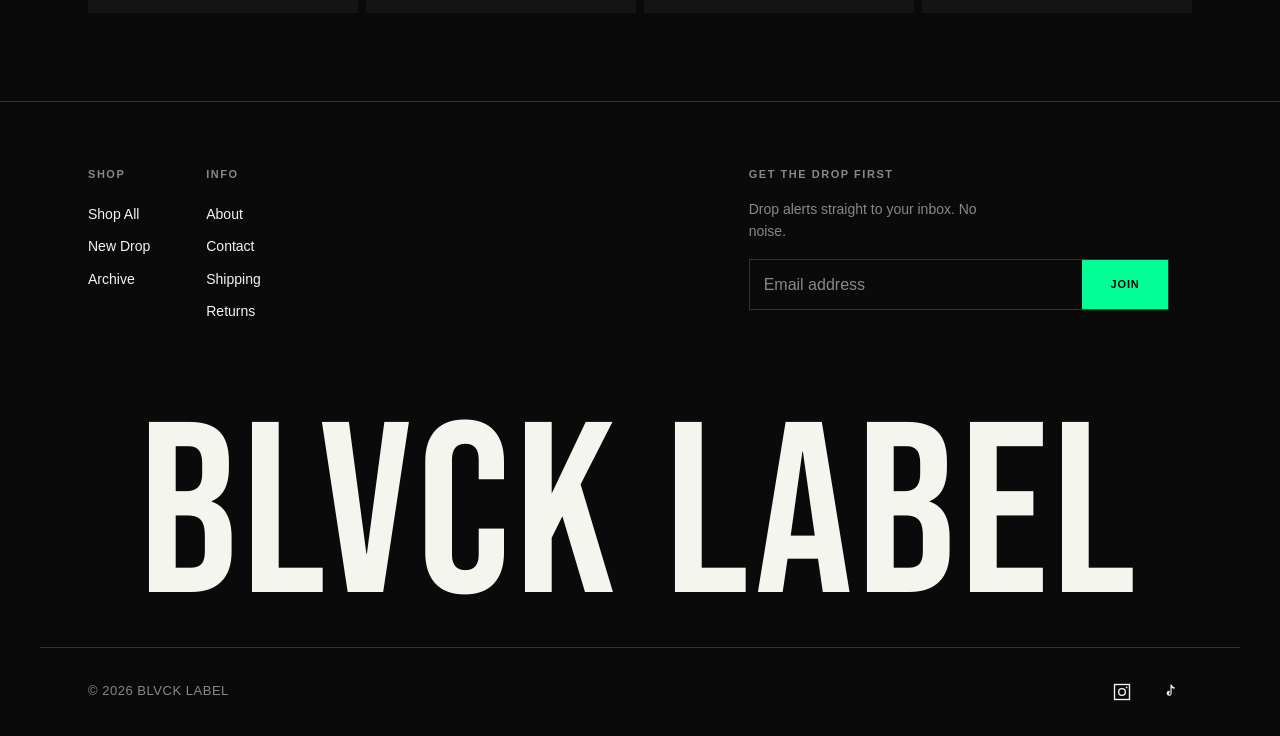
<file: product.html>
<!DOCTYPE html>
<html lang="en">
<head>
  <meta charset="UTF-8" />
  <meta name="viewport" content="width=device-width, initial-scale=1.0" />
  <title>BLVCK LABEL — Product</title>
  <meta name="description" content="BLVCK LABEL product — Drop / 01." />

  <link rel="preconnect" href="https://fonts.googleapis.com" />
  <link rel="preconnect" href="https://fonts.gstatic.com" crossorigin />
  <link href="https://fonts.googleapis.com/css2?family=Bebas+Neue&display=swap" rel="stylesheet" />

  <link rel="stylesheet" href="css/style.css" />
</head>
<body class="has-pdp-bar">

  <a class="skip-link" href="#main">Skip to content</a>

  <!-- TICKER -->
  <div class="ticker" role="presentation">
    <div class="ticker__track" aria-hidden="true">
      <div class="ticker__group">
        <span class="ticker__item">Worldwide Shipping</span>
        <span class="ticker__item">Limited Run</span>
        <span class="ticker__item">Drop / 01 Live</span>
        <span class="ticker__item">Move First</span>
        <span class="ticker__item">When It's Gone It's Gone</span>
      </div>
      <div class="ticker__group">
        <span class="ticker__item">Worldwide Shipping</span>
        <span class="ticker__item">Limited Run</span>
        <span class="ticker__item">Drop / 01 Live</span>
        <span class="ticker__item">Move First</span>
        <span class="ticker__item">When It's Gone It's Gone</span>
      </div>
    </div>
    <span class="sr-only">Worldwide shipping. Limited run. Drop 01 live. Move first.</span>
  </div>

  <!-- HEADER -->
  <header class="header">
    <div class="wrap header__inner">
      <a class="header__logo" href="index.html" aria-label="BLVCK LABEL home">BLVCK LABEL</a>

      <nav class="nav" aria-label="Primary">
        <a class="nav__link" href="shop.html">Shop All</a>
        <a class="nav__link" href="index.html#new-drop">New Drop</a>
        <a class="nav__link" href="index.html#archive">Archive</a>
      </nav>

      <div class="header__actions">
        <a class="icon-btn cart-btn" href="#" aria-label="Cart, 0 items">
          <svg viewBox="0 0 24 24" fill="none" stroke="currentColor" stroke-width="1.6" aria-hidden="true">
            <path d="M4 7h16l-1.2 12.2a1 1 0 0 1-1 .8H6.2a1 1 0 0 1-1-.8L4 7Z" />
            <path d="M8.5 7V6a3.5 3.5 0 0 1 7 0v1" />
          </svg>
          <span class="cart-badge" data-cart-count>0</span>
        </a>
        <button class="icon-btn hamburger" type="button"
                data-nav-open aria-expanded="false" aria-controls="nav-overlay" aria-label="Open menu">
          <svg viewBox="0 0 24 24" fill="none" stroke="currentColor" stroke-width="1.8" aria-hidden="true">
            <path d="M3 6h18M3 12h18M3 18h18" />
          </svg>
        </button>
      </div>
    </div>
  </header>

  <!-- MOBILE NAV OVERLAY -->
  <nav class="nav-overlay" id="nav-overlay" data-nav-overlay aria-label="Mobile">
    <div class="nav-overlay__top">
      <span class="nav-overlay__brand">BLVCK LABEL</span>
      <button class="icon-btn" type="button" data-nav-close aria-label="Close menu">
        <svg viewBox="0 0 24 24" fill="none" stroke="currentColor" stroke-width="1.8" aria-hidden="true">
          <path d="M6 6l12 12M18 6L6 18" />
        </svg>
      </button>
    </div>
    <ul class="nav-overlay__list">
      <li><a class="nav-overlay__link" href="shop.html">Shop All</a></li>
      <li><a class="nav-overlay__link" href="index.html#new-drop">New Drop</a></li>
      <li><a class="nav-overlay__link" href="index.html#archive">Archive</a></li>
    </ul>
    <div class="nav-overlay__secondary">
      <a href="about.html">About</a>
      <a href="contact.html">Contact</a>
    </div>
  </nav>

  <main id="main" data-pdp>

    <!-- PRODUCT — populated from ?id= via js/main.js.
         Default markup below = Static Hoodie (no-JS fallback). -->
    <section class="wrap pdp">
      <div class="pdp__media">
        <p class="pdp__crumbs"><a href="shop.html">Shop All</a> / <span data-pdp-crumb>Static Hoodie</span></p>
        <div class="pdp__main">
          <img data-pdp-img src="assets/img/static-hoodie.svg" alt="Static Hoodie" width="800" height="1000" />
        </div>
        <div class="pdp__thumbs" data-pdp-thumbs role="group" aria-label="Product images">
          <button class="pdp__thumb is-active" type="button" aria-label="View image 1">
            <img src="assets/img/static-hoodie.svg" alt="" width="200" height="200" />
          </button>
          <button class="pdp__thumb" type="button" aria-label="View image 2">
            <img src="assets/img/static-hoodie.svg" alt="" width="200" height="200" />
          </button>
          <button class="pdp__thumb" type="button" aria-label="View image 3">
            <img src="assets/img/static-hoodie.svg" alt="" width="200" height="200" />
          </button>
          <button class="pdp__thumb" type="button" aria-label="View image 4">
            <img src="assets/img/static-hoodie.svg" alt="" width="200" height="200" />
          </button>
        </div>
      </div>

      <div class="pdp__info">
        <p class="eyebrow eyebrow--accent pdp__category" data-pdp-category>Hoodies &amp; Sweats</p>
        <h1 class="pdp__name" data-pdp-name>Static Hoodie</h1>
        <p class="pdp__price" data-pdp-price>BHD 28.000</p>

        <form class="pdp__buy" data-pdp-form>
          <div class="pdp__sizes">
            <span class="pdp__sizes-label" id="size-label">Size</span>
            <div class="size-opts" data-size-opts role="group" aria-labelledby="size-label">
              <button class="size-btn" type="button" data-size="S">S</button>
              <button class="size-btn" type="button" data-size="M">M</button>
              <button class="size-btn" type="button" data-size="L">L</button>
              <button class="size-btn" type="button" data-size="XL">XL</button>
            </div>
          </div>

          <button class="btn btn--primary pdp__add" type="submit" data-add-to-cart><span>Add To Cart</span></button>
          <p class="pdp__note" data-pdp-note role="status" aria-live="polite"></p>
        </form>

        <p class="pdp__desc" data-pdp-desc>
          Heavyweight pullover hood in washed black. Boxy, dropped shoulders,
          thumb-worn cuffs. The one you reach for first.
        </p>

        <div class="pdp__details">
          <span class="pdp__details-title">Details</span>
          <ul data-pdp-details>
            <li><span>Fabric</span><span>420gsm brushed-back cotton fleece</span></li>
            <li><span>Fit</span><span>Oversized — size down for regular</span></li>
            <li><span>Care</span><span>Cold wash inside out. Hang dry.</span></li>
          </ul>
        </div>
      </div>
    </section>

    <!-- ALSO IN THIS DROP — 4 cards, filled by JS -->
    <section class="wrap also" aria-labelledby="also-title">
      <h2 class="also__title" id="also-title">Also In This Drop</h2>
      <div class="also__grid" data-also-grid></div>
    </section>

  </main>

  <!-- STICKY MOBILE ADD BAR -->
  <div class="pdp-bar" data-pdp-bar>
    <span class="pdp-bar__price" data-pdp-bar-price>BHD 28.000</span>
    <button class="btn btn--primary" type="button" data-add-to-cart><span>Add To Cart</span></button>
  </div>

  <!-- FOOTER -->
  <footer class="footer">
    <div class="wrap footer__top">
      <nav class="footer__nav" aria-label="Footer">
        <div class="footer__col">
          <span class="footer__col-title">Shop</span>
          <a href="shop.html">Shop All</a>
          <a href="index.html#new-drop">New Drop</a>
          <a href="index.html#archive">Archive</a>
        </div>
        <div class="footer__col">
          <span class="footer__col-title">Info</span>
          <a href="about.html">About</a>
          <a href="contact.html">Contact</a>
          <a href="#">Shipping</a>
          <a href="#">Returns</a>
        </div>
      </nav>

      <div class="footer__news">
        <span class="footer__col-title footer__news-title">Get the drop first</span>
        <p class="footer__news-copy">Drop alerts straight to your inbox. No noise.</p>
        <form class="news-form" data-news-form>
          <label class="sr-only" for="news-email">Email address</label>
          <input id="news-email" type="email" name="email" placeholder="Email address" required autocomplete="email" />
          <button class="btn btn--primary" type="submit"><span>Join</span></button>
        </form>
      </div>
    </div>

    <div class="footer__wordmark" aria-hidden="true">BLVCK LABEL</div>

    <div class="wrap footer__bar">
      <p class="footer__copy">© 2026 BLVCK LABEL</p>
      <div class="footer__social">
        <a class="icon-btn" href="#" aria-label="BLVCK LABEL on Instagram">
          <svg viewBox="0 0 24 24" fill="none" stroke="currentColor" stroke-width="1.6" aria-hidden="true">
            <rect x="3" y="3" width="18" height="18" rx="0" />
            <circle cx="12" cy="12" r="4" />
            <circle cx="17.5" cy="6.5" r="1" fill="currentColor" stroke="none" />
          </svg>
        </a>
        <a class="icon-btn" href="#" aria-label="BLVCK LABEL on TikTok">
          <svg viewBox="0 0 24 24" fill="currentColor" aria-hidden="true">
            <path d="M14 3v10.5a3 3 0 1 1-2.4-2.94V13a1 1 0 1 0 1 1V3h1.4a4 4 0 0 0 3.6 3.2v2a6 6 0 0 1-3.6-1.2Z" />
          </svg>
        </a>
      </div>
    </div>
  </footer>

  <script src="js/main.js"></script>
</body>
</html>
</file>
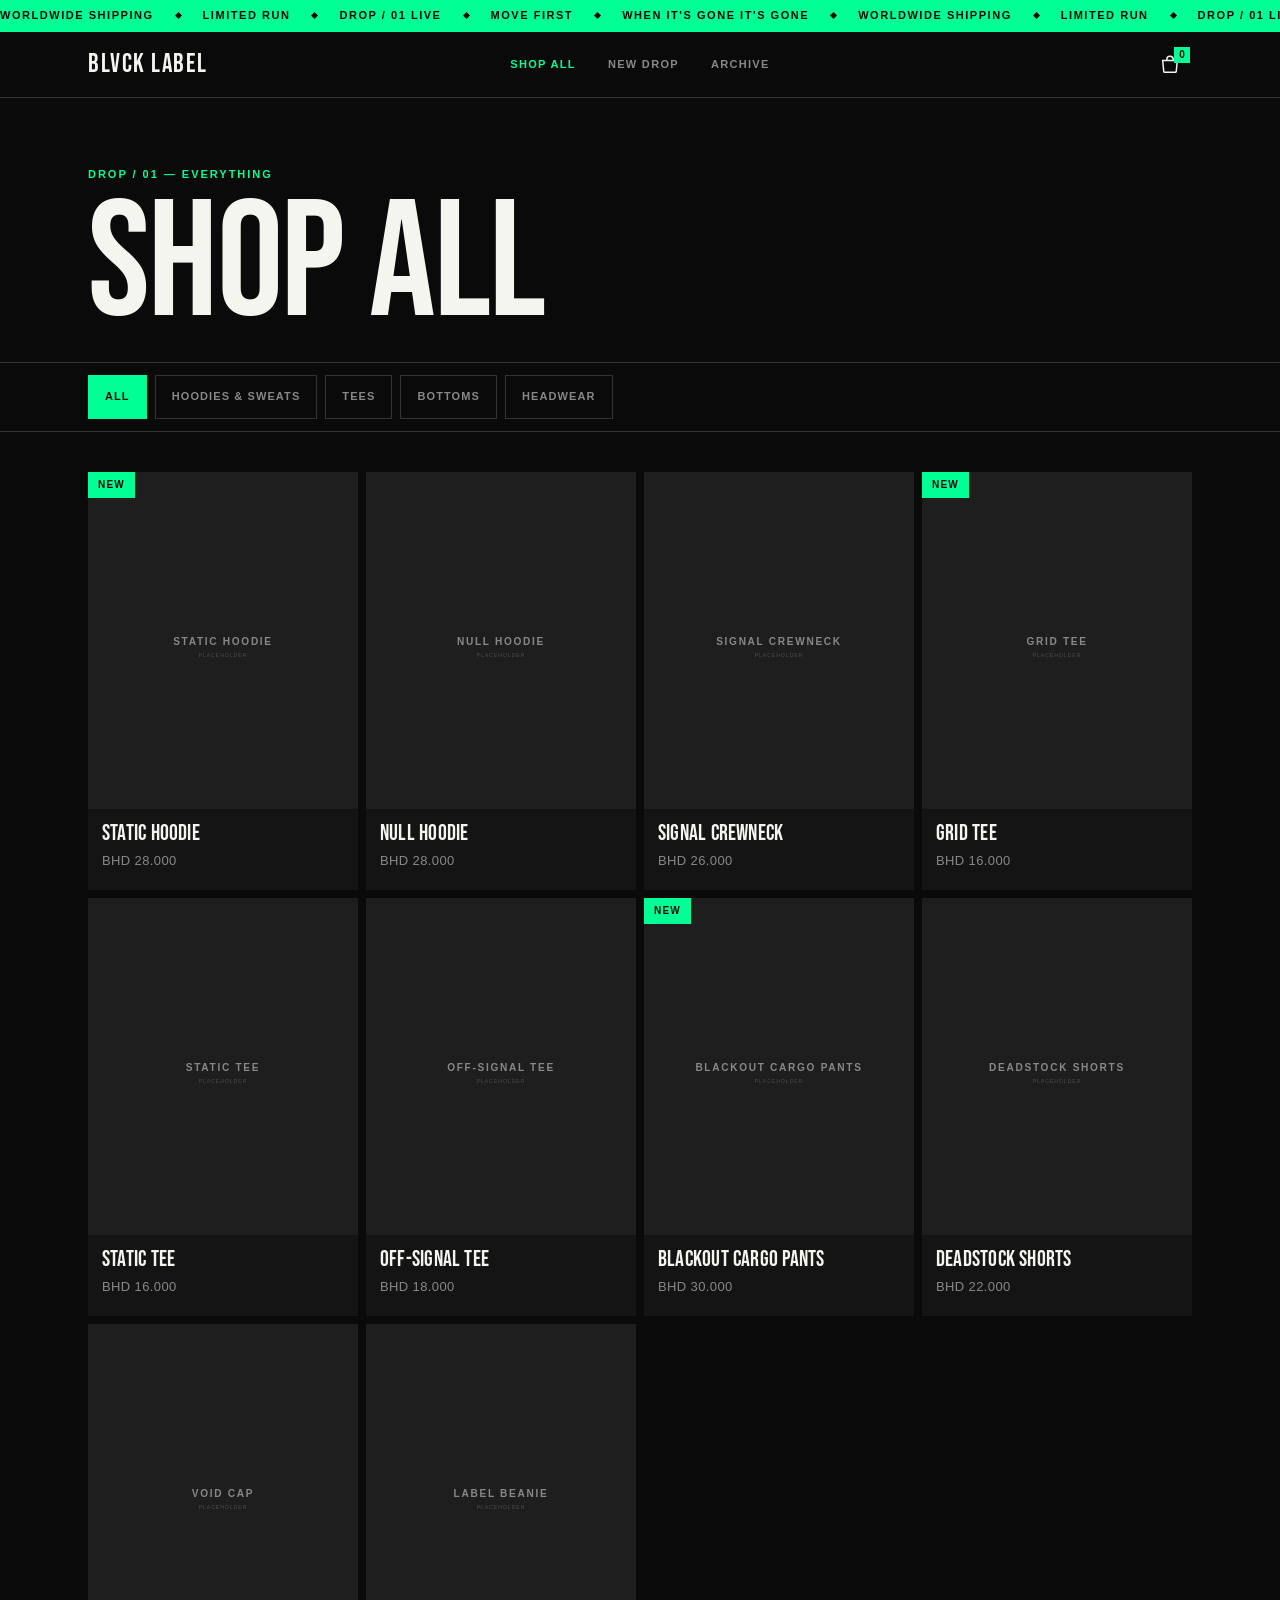
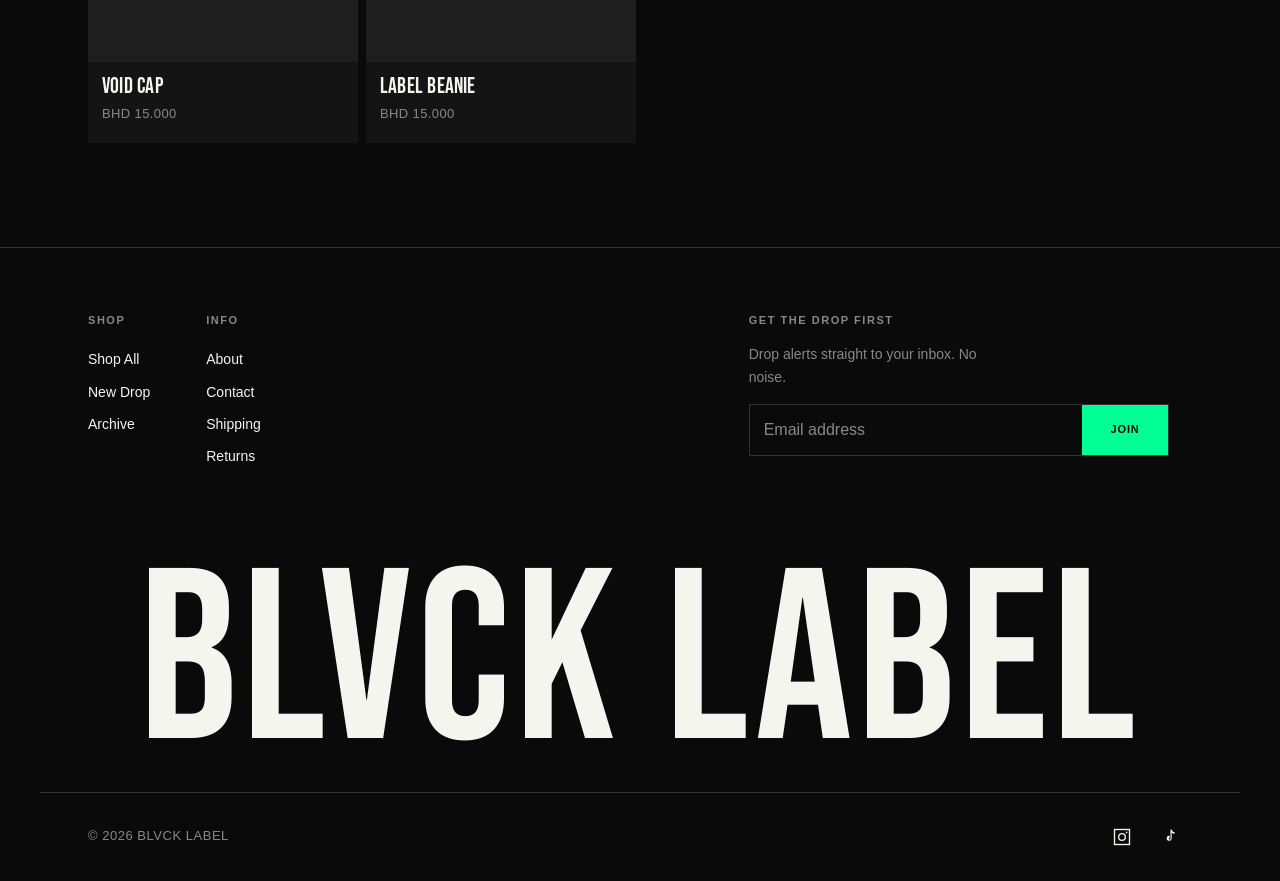
<file: shop.html>
<!DOCTYPE html>
<html lang="en">
<head>
  <meta charset="UTF-8" />
  <meta name="viewport" content="width=device-width, initial-scale=1.0" />
  <title>BLVCK LABEL — Shop All</title>
  <meta name="description" content="Shop all BLVCK LABEL — hoodies, tees, bottoms, headwear. Drop / 01." />

  <link rel="preconnect" href="https://fonts.googleapis.com" />
  <link rel="preconnect" href="https://fonts.gstatic.com" crossorigin />
  <link href="https://fonts.googleapis.com/css2?family=Bebas+Neue&display=swap" rel="stylesheet" />

  <link rel="stylesheet" href="css/style.css" />
</head>
<body>

  <a class="skip-link" href="#main">Skip to content</a>

  <!-- TICKER -->
  <div class="ticker" role="presentation">
    <div class="ticker__track" aria-hidden="true">
      <div class="ticker__group">
        <span class="ticker__item">Worldwide Shipping</span>
        <span class="ticker__item">Limited Run</span>
        <span class="ticker__item">Drop / 01 Live</span>
        <span class="ticker__item">Move First</span>
        <span class="ticker__item">When It's Gone It's Gone</span>
      </div>
      <div class="ticker__group">
        <span class="ticker__item">Worldwide Shipping</span>
        <span class="ticker__item">Limited Run</span>
        <span class="ticker__item">Drop / 01 Live</span>
        <span class="ticker__item">Move First</span>
        <span class="ticker__item">When It's Gone It's Gone</span>
      </div>
    </div>
    <span class="sr-only">Worldwide shipping. Limited run. Drop 01 live. Move first.</span>
  </div>

  <!-- HEADER -->
  <header class="header">
    <div class="wrap header__inner">
      <a class="header__logo" href="index.html" aria-label="BLVCK LABEL home">BLVCK LABEL</a>

      <nav class="nav" aria-label="Primary">
        <a class="nav__link" href="shop.html" aria-current="page">Shop All</a>
        <a class="nav__link" href="index.html#new-drop">New Drop</a>
        <a class="nav__link" href="index.html#archive">Archive</a>
      </nav>

      <div class="header__actions">
        <a class="icon-btn cart-btn" href="#" aria-label="Cart, 0 items">
          <svg viewBox="0 0 24 24" fill="none" stroke="currentColor" stroke-width="1.6" aria-hidden="true">
            <path d="M4 7h16l-1.2 12.2a1 1 0 0 1-1 .8H6.2a1 1 0 0 1-1-.8L4 7Z" />
            <path d="M8.5 7V6a3.5 3.5 0 0 1 7 0v1" />
          </svg>
          <span class="cart-badge" data-cart-count>0</span>
        </a>
        <button class="icon-btn hamburger" type="button"
                data-nav-open aria-expanded="false" aria-controls="nav-overlay" aria-label="Open menu">
          <svg viewBox="0 0 24 24" fill="none" stroke="currentColor" stroke-width="1.8" aria-hidden="true">
            <path d="M3 6h18M3 12h18M3 18h18" />
          </svg>
        </button>
      </div>
    </div>
  </header>

  <!-- MOBILE NAV OVERLAY -->
  <nav class="nav-overlay" id="nav-overlay" data-nav-overlay aria-label="Mobile">
    <div class="nav-overlay__top">
      <span class="nav-overlay__brand">BLVCK LABEL</span>
      <button class="icon-btn" type="button" data-nav-close aria-label="Close menu">
        <svg viewBox="0 0 24 24" fill="none" stroke="currentColor" stroke-width="1.8" aria-hidden="true">
          <path d="M6 6l12 12M18 6L6 18" />
        </svg>
      </button>
    </div>
    <ul class="nav-overlay__list">
      <li><a class="nav-overlay__link" href="shop.html" aria-current="page">Shop All</a></li>
      <li><a class="nav-overlay__link" href="index.html#new-drop">New Drop</a></li>
      <li><a class="nav-overlay__link" href="index.html#archive">Archive</a></li>
    </ul>
    <div class="nav-overlay__secondary">
      <a href="about.html">About</a>
      <a href="contact.html">Contact</a>
    </div>
  </nav>

  <main id="main">

    <!-- PAGE TITLE -->
    <section class="wrap shop-head">
      <p class="eyebrow eyebrow--accent shop-head__eyebrow">Drop / 01 — Everything</p>
      <h1 class="shop-head__title">Shop All</h1>
    </section>

    <!-- FILTER BAR (JS show/hide) -->
    <div class="shop-filters">
      <div class="wrap shop-filters__inner" role="group" aria-label="Filter products by category">
        <button class="filter-btn is-active" type="button" data-filter="all" aria-pressed="true">All</button>
        <button class="filter-btn" type="button" data-filter="hoodies" aria-pressed="false">Hoodies &amp; Sweats</button>
        <button class="filter-btn" type="button" data-filter="tees" aria-pressed="false">Tees</button>
        <button class="filter-btn" type="button" data-filter="bottoms" aria-pressed="false">Bottoms</button>
        <button class="filter-btn" type="button" data-filter="headwear" aria-pressed="false">Headwear</button>
      </div>
    </div>

    <!-- PRODUCT GRID — all 10 items, uniform cards -->
    <section class="wrap shop-grid" data-shop-grid aria-label="Products">

      <a class="p-card" data-category="hoodies" href="product.html?id=static-hoodie">
        <div class="p-card__media">
          <span class="p-card__tag">New</span>
          <img class="p-card__img" src="assets/img/static-hoodie.svg" alt="Static Hoodie" width="800" height="1000" loading="lazy" />
        </div>
        <div class="p-card__info">
          <h3 class="p-card__name">Static Hoodie</h3>
          <p class="p-card__price">BHD 28.000</p>
        </div>
      </a>

      <a class="p-card" data-category="hoodies" href="product.html?id=null-hoodie">
        <div class="p-card__media">
          <img class="p-card__img" src="assets/img/null-hoodie.svg" alt="Null Hoodie" width="800" height="1000" loading="lazy" />
        </div>
        <div class="p-card__info">
          <h3 class="p-card__name">Null Hoodie</h3>
          <p class="p-card__price">BHD 28.000</p>
        </div>
      </a>

      <a class="p-card" data-category="hoodies" href="product.html?id=signal-crewneck">
        <div class="p-card__media">
          <img class="p-card__img" src="assets/img/signal-crewneck.svg" alt="Signal Crewneck" width="800" height="1000" loading="lazy" />
        </div>
        <div class="p-card__info">
          <h3 class="p-card__name">Signal Crewneck</h3>
          <p class="p-card__price">BHD 26.000</p>
        </div>
      </a>

      <a class="p-card" data-category="tees" href="product.html?id=grid-tee">
        <div class="p-card__media">
          <span class="p-card__tag">New</span>
          <img class="p-card__img" src="assets/img/grid-tee.svg" alt="Grid Tee" width="800" height="1000" loading="lazy" />
        </div>
        <div class="p-card__info">
          <h3 class="p-card__name">Grid Tee</h3>
          <p class="p-card__price">BHD 16.000</p>
        </div>
      </a>

      <a class="p-card" data-category="tees" href="product.html?id=static-tee">
        <div class="p-card__media">
          <img class="p-card__img" src="assets/img/static-tee.svg" alt="Static Tee" width="800" height="1000" loading="lazy" />
        </div>
        <div class="p-card__info">
          <h3 class="p-card__name">Static Tee</h3>
          <p class="p-card__price">BHD 16.000</p>
        </div>
      </a>

      <a class="p-card" data-category="tees" href="product.html?id=off-signal-tee">
        <div class="p-card__media">
          <img class="p-card__img" src="assets/img/off-signal-tee.svg" alt="Off-Signal Tee" width="800" height="1000" loading="lazy" />
        </div>
        <div class="p-card__info">
          <h3 class="p-card__name">Off-Signal Tee</h3>
          <p class="p-card__price">BHD 18.000</p>
        </div>
      </a>

      <a class="p-card" data-category="bottoms" href="product.html?id=blackout-cargo-pants">
        <div class="p-card__media">
          <span class="p-card__tag">New</span>
          <img class="p-card__img" src="assets/img/blackout-cargo-pants.svg" alt="Blackout Cargo Pants" width="800" height="1000" loading="lazy" />
        </div>
        <div class="p-card__info">
          <h3 class="p-card__name">Blackout Cargo Pants</h3>
          <p class="p-card__price">BHD 30.000</p>
        </div>
      </a>

      <a class="p-card" data-category="bottoms" href="product.html?id=deadstock-shorts">
        <div class="p-card__media">
          <img class="p-card__img" src="assets/img/deadstock-shorts.svg" alt="Deadstock Shorts" width="800" height="1000" loading="lazy" />
        </div>
        <div class="p-card__info">
          <h3 class="p-card__name">Deadstock Shorts</h3>
          <p class="p-card__price">BHD 22.000</p>
        </div>
      </a>

      <a class="p-card" data-category="headwear" href="product.html?id=void-cap">
        <div class="p-card__media">
          <img class="p-card__img" src="assets/img/void-cap.svg" alt="Void Cap" width="800" height="1000" loading="lazy" />
        </div>
        <div class="p-card__info">
          <h3 class="p-card__name">Void Cap</h3>
          <p class="p-card__price">BHD 15.000</p>
        </div>
      </a>

      <a class="p-card" data-category="headwear" href="product.html?id=label-beanie">
        <div class="p-card__media">
          <img class="p-card__img" src="assets/img/label-beanie.svg" alt="Label Beanie" width="800" height="1000" loading="lazy" />
        </div>
        <div class="p-card__info">
          <h3 class="p-card__name">Label Beanie</h3>
          <p class="p-card__price">BHD 15.000</p>
        </div>
      </a>

      <p class="shop-grid__empty is-hidden" data-shop-empty>Nothing in this category yet.</p>

    </section>

  </main>

  <!-- FOOTER -->
  <footer class="footer">
    <div class="wrap footer__top">
      <nav class="footer__nav" aria-label="Footer">
        <div class="footer__col">
          <span class="footer__col-title">Shop</span>
          <a href="shop.html">Shop All</a>
          <a href="index.html#new-drop">New Drop</a>
          <a href="index.html#archive">Archive</a>
        </div>
        <div class="footer__col">
          <span class="footer__col-title">Info</span>
          <a href="about.html">About</a>
          <a href="contact.html">Contact</a>
          <a href="#">Shipping</a>
          <a href="#">Returns</a>
        </div>
      </nav>

      <div class="footer__news">
        <span class="footer__col-title footer__news-title">Get the drop first</span>
        <p class="footer__news-copy">Drop alerts straight to your inbox. No noise.</p>
        <form class="news-form" data-news-form>
          <label class="sr-only" for="news-email">Email address</label>
          <input id="news-email" type="email" name="email" placeholder="Email address" required autocomplete="email" />
          <button class="btn btn--primary" type="submit"><span>Join</span></button>
        </form>
      </div>
    </div>

    <div class="footer__wordmark" aria-hidden="true">BLVCK LABEL</div>

    <div class="wrap footer__bar">
      <p class="footer__copy">© 2026 BLVCK LABEL</p>
      <div class="footer__social">
        <a class="icon-btn" href="#" aria-label="BLVCK LABEL on Instagram">
          <svg viewBox="0 0 24 24" fill="none" stroke="currentColor" stroke-width="1.6" aria-hidden="true">
            <rect x="3" y="3" width="18" height="18" rx="0" />
            <circle cx="12" cy="12" r="4" />
            <circle cx="17.5" cy="6.5" r="1" fill="currentColor" stroke="none" />
          </svg>
        </a>
        <a class="icon-btn" href="#" aria-label="BLVCK LABEL on TikTok">
          <svg viewBox="0 0 24 24" fill="currentColor" aria-hidden="true">
            <path d="M14 3v10.5a3 3 0 1 1-2.4-2.94V13a1 1 0 1 0 1 1V3h1.4a4 4 0 0 0 3.6 3.2v2a6 6 0 0 1-3.6-1.2Z" />
          </svg>
        </a>
      </div>
    </div>
  </footer>

  <script src="js/main.js"></script>
</body>
</html>
</file>
<file: css/style.css>
/* =============================================================
   BLVCK LABEL — style.css
   Static streetwear demo · mobile-first · single stylesheet
   -------------------------------------------------------------
   MODULE 1 — FOUNDATION
   All design tokens live in :root. Never hardcode a hex or a
   font-family in a component — always reference a variable.
   Reason: portability (these :root values map straight into a
   future Shopify/Dawn theme's settings).
   ============================================================= */

/* -------------------------------------------------------------
   1. TOKENS  (:root — single source of truth)
   ------------------------------------------------------------- */
:root {
  /* Color roles */
  --bg:          #0A0A0A;   /* page background — near-black, NEVER pure #000 */
  --surface:     #141414;   /* cards / panels / drawer */
  --text:        #F5F5F0;   /* primary text — off-white, NEVER pure #FFF */
  --secondary:   #888888;   /* secondary / muted text */
  --accent:      #00FF94;   /* THE ONE neon — used on ~5–10% of screen only */
  --accent-ink:  #0A0A0A;   /* text placed on top of accent fills */
  --muted:       #333333;   /* calm borders / secondary button outlines */
  --placeholder: #1E1E1E;   /* image placeholder blocks */

  /* Typography */
  --font-display: "Bebas Neue", "Arial Narrow", sans-serif;      /* headlines — uppercase, oversized */
  --font-body:    "Helvetica Neue", Helvetica, Arial, sans-serif; /* body / UI */

  /* Type scale (fluid) */
  --fs-mega:  clamp(56px, 16vw, 160px); /* hero headline — bleeds off edge */
  --fs-h1:    clamp(40px, 8vw, 88px);
  --fs-h2:    clamp(30px, 5vw, 56px);
  --fs-h3:    clamp(22px, 3vw, 32px);
  --fs-body:  16px;
  --fs-small: 13px;
  --fs-label: 11px;                     /* eyebrows / nav / tags */

  /* Layout */
  --wrap:   1200px;                     /* max content width */
  --gutter: clamp(16px, 5vw, 48px);     /* page side padding */

  /* Motion — fast & snappy, ease-out (no slow luxury fades) */
  --t-fast: 150ms;
  --t:      200ms;
  --t-slow: 250ms;
  --ease:   cubic-bezier(0.2, 0, 0, 1); /* snappy ease-out */

  /* Shape */
  --radius: 0;                          /* SHARP corners everywhere */
  --shadow-hard: 4px 4px 0 var(--accent); /* hard offset solid — sparing */
  --border-hair: 1px solid var(--muted);
}

/* -------------------------------------------------------------
   2. FONT IMPORT NOTE
   Bebas Neue is loaded via <link> in each page's <head>.
   Helvetica Neue is a system stack — no import needed.
   ------------------------------------------------------------- */

/* -------------------------------------------------------------
   3. RESET
   ------------------------------------------------------------- */
*,
*::before,
*::after { box-sizing: border-box; }

* { margin: 0; padding: 0; }

html { -webkit-text-size-adjust: 100%; }

html, body { height: 100%; }

img,
picture,
svg { display: block; max-width: 100%; }

button,
input,
textarea,
select {
  font: inherit;
  color: inherit;
  background: none;
  border: none;
}

button { cursor: pointer; }

ul, ol { list-style: none; }

a {
  color: inherit;
  text-decoration: none;
}

/* -------------------------------------------------------------
   4. BASE ELEMENTS
   ------------------------------------------------------------- */
body {
  background: var(--bg);
  color: var(--text);
  font-family: var(--font-body);
  font-size: var(--fs-body);
  line-height: 1.6;
  -webkit-font-smoothing: antialiased;
  text-rendering: optimizeLegibility;
  overflow-x: hidden;               /* headlines may bleed off-edge */
}

h1, h2, h3, h4 {
  font-family: var(--font-display);
  font-weight: 400;                 /* Bebas is single-weight */
  line-height: 0.92;
  letter-spacing: 0.01em;
  text-transform: uppercase;
}

h1 { font-size: var(--fs-h1); }
h2 { font-size: var(--fs-h2); }
h3 { font-size: var(--fs-h3); }

p { color: var(--text); }

strong { font-weight: 700; }

/* -------------------------------------------------------------
   5. REUSABLE PRIMITIVES
   ------------------------------------------------------------- */
.wrap {
  width: 100%;
  max-width: var(--wrap);
  margin-inline: auto;
  padding-inline: var(--gutter);
}

/* Small uppercase label / eyebrow */
.eyebrow {
  font-family: var(--font-body);
  font-size: var(--fs-label);
  font-weight: 700;
  text-transform: uppercase;
  letter-spacing: 0.18em;
}
.eyebrow--accent { color: var(--accent); }

/* Buttons — sharp corners, uppercase, snappy */
.btn {
  display: inline-flex;
  align-items: center;
  justify-content: center;
  min-height: 44px;                 /* tap target */
  padding: 12px 28px;
  font-family: var(--font-body);
  font-size: var(--fs-label);
  font-weight: 700;
  text-transform: uppercase;
  letter-spacing: 0.08em;
  border-radius: var(--radius);
  transition: background var(--t) var(--ease),
              color var(--t) var(--ease),
              transform var(--t-fast) var(--ease);
}
.btn:active { transform: translateY(1px); }

/* Primary — the green CTA */
.btn--primary {
  background: var(--accent);
  color: var(--accent-ink);
}
.btn--primary:hover { background: var(--text); }

/* Secondary — outlined, calm */
.btn--secondary {
  background: transparent;
  color: var(--text);
  border: var(--border-hair);
}
.btn--secondary:hover {
  border-color: var(--accent);
  color: var(--accent);
}

/* Image placeholder block (real <img> swaps in later) */
.ph {
  display: grid;
  place-items: center;
  background: var(--placeholder);
  color: var(--secondary);
  font-size: var(--fs-small);
  text-transform: uppercase;
  letter-spacing: 0.14em;
  text-align: center;
  aspect-ratio: 4 / 5;              /* default product ratio; overridable */
}

/* -------------------------------------------------------------
   6. ACCESSIBILITY — focus + reduced motion
   ------------------------------------------------------------- */
:focus-visible {
  outline: 2px solid var(--accent);
  outline-offset: 2px;
}

.sr-only {
  position: absolute;
  width: 1px; height: 1px;
  padding: 0; margin: -1px;
  overflow: hidden;
  clip: rect(0 0 0 0);
  white-space: nowrap;
  border: 0;
}

@media (prefers-reduced-motion: reduce) {
  *,
  *::before,
  *::after {
    animation-duration: 0.001ms !important;
    animation-iteration-count: 1 !important;
    transition-duration: 0.001ms !important;
    scroll-behavior: auto !important;
  }
}

/* =============================================================
   MODULE 2 — SITE CHROME (ticker · header · mobile nav)
   Present on every page. Skip-link, marquee ticker, sticky
   header with centered nav + cart badge, hamburger overlay.
   ============================================================= */

/* Skip link — keyboard users jump past the chrome */
.skip-link {
  position: absolute;
  left: 8px;
  top: -60px;
  z-index: 300;
  padding: 10px 16px;
  background: var(--accent);
  color: var(--accent-ink);
  font-size: var(--fs-label);
  font-weight: 700;
  text-transform: uppercase;
  letter-spacing: 0.08em;
  transition: top var(--t) var(--ease);
}
.skip-link:focus { top: 8px; }

/* -------------------------------------------------------------
   Marquee ticker — THE signature element.
   Green bg, black text, small uppercase, scrolls continuously.
   Two identical groups translate -50% for a seamless loop.
   ------------------------------------------------------------- */
.ticker {
  position: relative;               /* contains the sr-only span so it can't widen the page */
  background: var(--accent);
  color: var(--accent-ink);
  overflow: hidden;
  white-space: nowrap;
  border-bottom: 1px solid var(--bg);
}
.ticker__track {
  display: inline-flex;
  width: max-content;
  animation: ticker-scroll 28s linear infinite;
}
.ticker__group {
  display: inline-flex;
  flex: none;
}
.ticker__item {
  display: inline-flex;
  align-items: center;
  padding: 7px 0;
  font-size: var(--fs-label);
  font-weight: 700;
  text-transform: uppercase;
  letter-spacing: 0.14em;
}
/* diamond separator between phrases — not a second color, uses ink */
.ticker__item::after {
  content: "";
  width: 5px;
  height: 5px;
  margin: 0 22px;
  background: var(--accent-ink);
  transform: rotate(45deg);
}
.ticker:hover .ticker__track { animation-play-state: paused; }

@keyframes ticker-scroll {
  from { transform: translateX(0); }
  to   { transform: translateX(-50%); }
}

/* -------------------------------------------------------------
   Header — sticky. Logo left · nav center · cart right.
   ------------------------------------------------------------- */
.header {
  position: sticky;
  top: 0;
  z-index: 100;
  background: var(--bg);
  border-bottom: var(--border-hair);
}
.header__inner {
  display: grid;
  grid-template-columns: 1fr auto 1fr;
  align-items: center;
  height: 64px;
}
.header__logo {
  justify-self: start;
  font-family: var(--font-display);
  font-size: 26px;
  line-height: 1;
  letter-spacing: 0.06em;
  color: var(--text);
}

/* Desktop nav (centered) */
.nav {
  justify-self: center;
  display: flex;
  gap: 32px;
}
.nav__link {
  position: relative;
  font-size: var(--fs-label);
  font-weight: 700;
  text-transform: uppercase;
  letter-spacing: 0.12em;
  color: var(--secondary);
  padding: 4px 0;
  transition: color var(--t) var(--ease);
}
.nav__link:hover { color: var(--text); }
.nav__link[aria-current="page"] { color: var(--accent); }

/* Right-side actions */
.header__actions {
  justify-self: end;
  display: flex;
  align-items: center;
  gap: 6px;
}
.icon-btn {
  display: grid;
  place-items: center;
  width: 44px;
  height: 44px;
  color: var(--text);
  transition: color var(--t) var(--ease);
}
.icon-btn:hover { color: var(--accent); }
.icon-btn svg { width: 22px; height: 22px; }

/* Cart button + green count badge */
.cart-btn { position: relative; }
.cart-badge {
  position: absolute;
  top: 4px;
  right: 2px;
  min-width: 16px;
  height: 16px;
  padding: 0 4px;
  display: grid;
  place-items: center;
  background: var(--accent);
  color: var(--accent-ink);
  font-family: var(--font-body);
  font-size: 10px;
  font-weight: 700;
  line-height: 1;
}

/* Hamburger — mobile only */
.hamburger { display: none; }

/* -------------------------------------------------------------
   Mobile nav overlay — full-screen dark, huge Bebas links
   ------------------------------------------------------------- */
.nav-overlay {
  position: fixed;
  inset: 0;
  z-index: 200;
  background: var(--bg);
  display: flex;
  flex-direction: column;
  padding: 20px var(--gutter) 48px;
  opacity: 0;
  visibility: hidden;
  transform: translateY(-8px);
  transition: opacity var(--t) var(--ease),
              transform var(--t) var(--ease),
              visibility var(--t) var(--ease);
}
.nav-overlay.is-open {
  opacity: 1;
  visibility: visible;
  transform: translateY(0);
}
.nav-overlay__top {
  display: flex;
  align-items: center;
  justify-content: space-between;
  height: 64px;
}
.nav-overlay__brand {
  font-family: var(--font-display);
  font-size: 26px;
  letter-spacing: 0.06em;
}
.nav-overlay__list {
  display: flex;
  flex-direction: column;
  gap: 4px;
  margin-top: auto;
  margin-bottom: auto;
}
.nav-overlay__link {
  font-family: var(--font-display);
  font-size: clamp(48px, 16vw, 84px);
  line-height: 1.02;
  text-transform: uppercase;
  color: var(--text);
  transition: color var(--t) var(--ease);
}
.nav-overlay__link:hover,
.nav-overlay__link[aria-current="page"] { color: var(--accent); }
.nav-overlay__secondary {
  display: flex;
  gap: 28px;
  padding-top: 28px;
  border-top: var(--border-hair);
}
.nav-overlay__secondary a {
  font-size: var(--fs-label);
  font-weight: 700;
  text-transform: uppercase;
  letter-spacing: 0.12em;
  color: var(--secondary);
}
.nav-overlay__secondary a:hover { color: var(--text); }

/* Lock body scroll while overlay open */
body.nav-open { overflow: hidden; }

/* -------------------------------------------------------------
   Chrome responsive — collapse nav to hamburger on mobile
   ------------------------------------------------------------- */
@media (max-width: 767px) {
  .nav { display: none; }
  .hamburger { display: grid; }
  /* keep logo centered when nav is hidden */
  .header__inner { grid-template-columns: 1fr auto 1fr; }
}

/* Ticker: static (no scroll) when reduced motion is requested */
@media (prefers-reduced-motion: reduce) {
  .ticker__track { animation: none; }
}

/* =============================================================
   MODULE 3 — HERO
   Full-viewport photo placeholder. Content bottom-left: green
   eyebrow, giant DROP / 01 headline bleeding off the right edge,
   one line of copy, one green CTA. Hard slide-in on load.
   ============================================================= */
.hero {
  position: relative;
  display: flex;
  align-items: flex-end;
  min-height: calc(100vh - 100px);
  min-height: calc(100svh - 100px);   /* header-aware, mobile-safe */
  overflow: hidden;                    /* clips the headline at the edge */
  border-bottom: var(--border-hair);
}

/* Full-bleed media placeholder — real <img> swaps in here later */
.hero__media {
  position: absolute;
  inset: 0;
  display: grid;
  place-items: center;
  background: var(--placeholder);
}
.hero__media img {
  position: absolute;
  inset: 0;
  width: 100%;
  height: 100%;
  object-fit: cover;
}
.hero__media::after {                  /* scrim keeps copy legible over a photo */
  content: "";
  position: absolute;
  inset: 0;
  background: linear-gradient(180deg,
              rgba(10, 10, 10, 0) 45%,
              rgba(10, 10, 10, 0.8) 100%);
}
.hero__media-label {
  position: relative;
  font-size: var(--fs-small);
  text-transform: uppercase;
  letter-spacing: 0.22em;
  color: var(--secondary);
  opacity: 0.45;
}

/* Content column */
.hero__content {
  position: relative;
  z-index: 2;
  width: 100%;
  padding-block: clamp(32px, 6vw, 68px);
}
.hero__eyebrow { margin-bottom: 18px; }
.hero__title {
  font-size: clamp(56px, 24vw, 440px);
  line-height: 0.8;
  letter-spacing: -0.02em;
  white-space: nowrap;                 /* stays one line so it bleeds */
  margin-bottom: 22px;
}
.hero__sub {
  max-width: 32ch;
  font-size: clamp(15px, 1.4vw, 18px);
  color: var(--text);
  margin-bottom: 30px;
}

/* Orchestrated hard slide-in on load (one moment, small stagger) */
.hero__content > * {
  animation: hero-rise var(--t-slow) var(--ease) both;
}
.hero__eyebrow { animation-delay: 40ms; }
.hero__title  { animation-delay: 110ms; }
.hero__sub    { animation-delay: 190ms; }
.hero__cta    { animation-delay: 260ms; }

@keyframes hero-rise {
  from { opacity: 0; transform: translateY(26px); }
  to   { opacity: 1; transform: none; }
}
@media (prefers-reduced-motion: reduce) {
  .hero__content > * { animation: none; }
}

/* Anchored sections clear the sticky header when jumped to */
[id] { scroll-margin-top: 84px; }

/* =============================================================
   MODULE 4 — NEW DROP GRID
   Editorial product grid. First card is large (2x2 on desktop),
   the rest are standard cards. Placeholder <img> per card swaps
   to a real photo by src. Green NEW tag on select items.
   ============================================================= */
.drop {
  padding-block: clamp(56px, 9vw, 104px);
}
.drop__head {
  display: flex;
  align-items: baseline;
  justify-content: space-between;
  gap: 20px;
  margin-bottom: clamp(24px, 4vw, 40px);
}
.drop__title { font-size: var(--fs-h2); }
.drop__link {
  flex: none;
  font-size: var(--fs-label);
  font-weight: 700;
  text-transform: uppercase;
  letter-spacing: 0.12em;
  color: var(--secondary);
  transition: color var(--t) var(--ease);
}
.drop__link:hover { color: var(--accent); }

.drop__grid {
  display: grid;
  grid-template-columns: repeat(2, minmax(0, 1fr));
  gap: 8px;
}

/* ---- Product card ---------------------------------------- */
.p-card {
  display: flex;
  flex-direction: column;
  background: var(--surface);
  color: var(--text);
}
.p-card__media {
  position: relative;
  aspect-ratio: 4 / 5;
  overflow: hidden;
  background: var(--placeholder);
}
.p-card__img {
  width: 100%;
  height: 100%;
  object-fit: cover;
  transition: transform var(--t-slow) var(--ease);
}
.p-card:hover .p-card__img { transform: scale(1.04); }

/* Green NEW tag */
.p-card__tag {
  position: absolute;
  top: 0;
  left: 0;
  z-index: 2;
  padding: 5px 10px;
  background: var(--accent);
  color: var(--accent-ink);
  font-size: 10px;
  font-weight: 700;
  text-transform: uppercase;
  letter-spacing: 0.12em;
}

.p-card__info {
  display: flex;
  flex-direction: column;      /* stack name over price — no horizontal blowout */
  align-items: flex-start;
  gap: 6px;
  padding: 14px 14px 18px;
}
.p-card__name {
  font-family: var(--font-display);
  font-size: 22px;
  line-height: 1;
  text-transform: uppercase;
  letter-spacing: 0.01em;
  transition: color var(--t) var(--ease);
}
.p-card:hover .p-card__name { color: var(--accent); }
.p-card__price {
  flex: none;
  font-size: var(--fs-small);
  color: var(--secondary);
  letter-spacing: 0.03em;
  font-variant-numeric: tabular-nums;
}

/* Large featured card — full width on mobile */
.p-card--lg { grid-column: 1 / -1; }
.p-card--lg .p-card__name { font-size: clamp(30px, 7vw, 44px); }

@media (min-width: 768px) {
  .drop__grid {
    grid-template-columns: repeat(4, minmax(0, 1fr));
    grid-auto-rows: 1fr;
  }
  .p-card--lg {
    grid-column: span 2;
    grid-row: span 2;
  }
  /* large card fills its 2x2 cell; media grows to fill */
  .p-card--lg .p-card__media {
    aspect-ratio: auto;
    flex: 1 1 auto;
  }
}

/* =============================================================
   MODULE 5 — ARCHIVE · BRAND STRIP · FOOTER
   ============================================================= */

/* ---- Archive list (past drops, REF 1 pattern) ------------ */
.archive {
  padding-block: clamp(56px, 9vw, 104px);
}
.archive__head {
  display: flex;
  align-items: baseline;
  justify-content: space-between;
  gap: 20px;
  margin-bottom: clamp(20px, 3vw, 32px);
}
.archive__title { font-size: var(--fs-h2); }
.archive__note {
  font-size: var(--fs-label);
  font-weight: 700;
  text-transform: uppercase;
  letter-spacing: 0.12em;
  color: var(--secondary);
}
.archive__list { border-top: var(--border-hair); }

.archive__row {
  position: relative;
  display: grid;
  grid-template-columns: 3.5rem 1fr;
  grid-template-areas:
    "idx name"
    "idx desc";
  align-items: baseline;
  gap: 6px 16px;
  padding: clamp(18px, 3vw, 30px) 0;
  border-bottom: var(--border-hair);
  color: var(--text);
  transition: background var(--t) var(--ease);
}
.archive__row::before {           /* green rule slides in on hover */
  content: "";
  position: absolute;
  left: 0;
  top: 0;
  bottom: 0;
  width: 3px;
  background: var(--accent);
  transform: scaleY(0);
  transform-origin: top;
  transition: transform var(--t) var(--ease);
}
.archive__row:hover { background: var(--surface); }
.archive__row:hover::before { transform: scaleY(1); }

.archive__idx {
  grid-area: idx;
  font-size: var(--fs-small);
  color: var(--secondary);
  letter-spacing: 0.08em;
  font-variant-numeric: tabular-nums;
}
.archive__name {
  grid-area: name;
  font-family: var(--font-display);
  font-size: clamp(28px, 5vw, 54px);
  line-height: 1;
  text-transform: uppercase;
  transition: color var(--t) var(--ease);
}
.archive__row:hover .archive__name { color: var(--accent); }
.archive__desc {
  grid-area: desc;
  font-size: var(--fs-small);
  color: var(--secondary);
  max-width: 46ch;
}

@media (min-width: 768px) {
  .archive__row {
    grid-template-columns: 4rem 1fr auto;
    grid-template-areas: "idx name desc";
    align-items: center;
    gap: 24px;
    padding-inline: 16px;
  }
  .archive__desc { text-align: right; }
}

/* ---- Brand strip (who / why, street tone) ---------------- */
.brandstrip {
  padding-block: clamp(48px, 8vw, 96px);
  border-top: var(--border-hair);
}
.brandstrip__lead {
  font-family: var(--font-display);
  font-size: clamp(30px, 5vw, 56px);
  line-height: 1;
  text-transform: uppercase;
  max-width: 20ch;
  margin-bottom: 18px;
}
.brandstrip__sub {
  color: var(--secondary);
  font-size: clamp(15px, 1.4vw, 18px);
  max-width: 48ch;
}

/* ---- Footer ---------------------------------------------- */
.footer { border-top: var(--border-hair); }
.footer__top {
  display: grid;
  grid-template-columns: 1fr;
  gap: 40px;
  padding-block: clamp(40px, 6vw, 64px);
}
.footer__nav {
  display: flex;
  flex-wrap: wrap;
  gap: 40px 56px;
}
.footer__col-title {
  display: block;
  font-size: var(--fs-label);
  font-weight: 700;
  text-transform: uppercase;
  letter-spacing: 0.14em;
  color: var(--secondary);
  margin-bottom: 14px;
}
.footer__col a {
  display: block;
  padding: 5px 0;
  font-size: 14px;
  color: var(--text);
  transition: color var(--t) var(--ease);
}
.footer__col a:hover { color: var(--accent); }

.footer__news-title { margin-bottom: 14px; }
.footer__news-copy {
  color: var(--secondary);
  font-size: 14px;
  margin-bottom: 16px;
  max-width: 34ch;
}
.news-form {
  display: flex;
  max-width: 420px;
  border: var(--border-hair);
}
.news-form input {
  flex: 1;
  min-width: 0;
  padding: 12px 14px;
  background: transparent;
  color: var(--text);
  font-size: 16px;                  /* >=16px stops iOS zoom-on-focus */
}
.news-form input::placeholder { color: var(--secondary); }
.news-form .btn { flex: none; }
.footer__news-done {
  color: var(--accent);
  font-size: 14px;
  font-weight: 700;
  text-transform: uppercase;
  letter-spacing: 0.08em;
}

/* Giant full-width wordmark (REF 3) */
.footer__wordmark {
  font-family: var(--font-display);
  font-size: clamp(64px, 19vw, 320px);
  line-height: 0.86;
  text-align: center;
  letter-spacing: 0.02em;
  text-transform: uppercase;
  white-space: nowrap;
  overflow: hidden;
  padding-top: clamp(12px, 2vw, 24px);
}

.footer__bar {
  display: flex;
  flex-wrap: wrap;
  align-items: center;
  justify-content: space-between;
  gap: 16px;
  padding-block: 22px;
  border-top: var(--border-hair);
  margin-top: clamp(10px, 2vw, 22px);
}
.footer__copy {
  font-size: var(--fs-small);
  color: var(--secondary);
  letter-spacing: 0.04em;
}
.footer__social { display: flex; gap: 4px; }
.footer__social .icon-btn svg { width: 20px; height: 20px; }

@media (min-width: 768px) {
  .footer__top { grid-template-columns: 1.4fr 1fr; align-items: start; }
}

/* =============================================================
   MODULE 6 — SHOP ALL PAGE
   Huge title, sharp/dark filter bar (JS show/hide), uniform grid.
   ============================================================= */
.shop-head {
  padding-block: clamp(36px, 6vw, 68px) clamp(20px, 3vw, 28px);
}
.shop-head__eyebrow { margin-bottom: 14px; }
.shop-head__title {
  font-size: clamp(56px, 13vw, 168px);
  line-height: 0.82;
  letter-spacing: -0.01em;
}

/* Filter bar — sharp chips, horizontal scroll on mobile */
.shop-filters {
  position: sticky;
  top: 64px;                          /* under the sticky header */
  z-index: 90;
  background: var(--bg);
  border-block: var(--border-hair);
}
.shop-filters__inner {
  display: flex;
  gap: 8px;
  padding-block: 12px;
  overflow-x: auto;
  scrollbar-width: none;
}
.shop-filters__inner::-webkit-scrollbar { display: none; }
.filter-btn {
  flex: none;
  display: inline-flex;
  align-items: center;
  min-height: 44px;                 /* tap target */
  padding: 10px 16px;
  border: var(--border-hair);
  color: var(--secondary);
  font-size: var(--fs-label);
  font-weight: 700;
  text-transform: uppercase;
  letter-spacing: 0.1em;
  white-space: nowrap;
  transition: color var(--t) var(--ease),
              border-color var(--t) var(--ease),
              background var(--t) var(--ease);
}
.filter-btn:hover {
  color: var(--text);
  border-color: var(--secondary);
}
.filter-btn.is-active {
  background: var(--accent);
  color: var(--accent-ink);
  border-color: var(--accent);
}

/* Uniform product grid */
.shop-grid {
  display: grid;
  grid-template-columns: repeat(2, minmax(0, 1fr));
  gap: 8px;
  padding-block: clamp(24px, 4vw, 40px) clamp(56px, 9vw, 104px);
}
@media (min-width: 768px) {
  .shop-grid { grid-template-columns: repeat(4, minmax(0, 1fr)); }
}
.shop-grid__empty {
  grid-column: 1 / -1;
  padding: 48px 0;
  color: var(--secondary);
  text-transform: uppercase;
  letter-spacing: 0.14em;
  font-size: var(--fs-small);
}

/* Filter show/hide */
.is-hidden { display: none !important; }

/* =============================================================
   MODULE 7 — PRODUCT PAGE (PDP)
   Two columns: image stack left, buy panel right. Sticky mobile
   add-to-cart bar. "Also in this drop" row.
   ============================================================= */
.pdp {
  display: grid;
  grid-template-columns: 1fr;
  gap: clamp(24px, 4vw, 40px);
  padding-block: clamp(20px, 3vw, 40px) clamp(48px, 8vw, 88px);
}
.pdp__crumbs {
  font-size: var(--fs-small);
  color: var(--secondary);
  letter-spacing: 0.04em;
  margin-bottom: 4px;
}
.pdp__crumbs a { color: var(--secondary); }
.pdp__crumbs a:hover { color: var(--accent); }

/* Media */
.pdp__main {
  position: relative;
  aspect-ratio: 4 / 5;
  overflow: hidden;
  background: var(--placeholder);
}
.pdp__main img { width: 100%; height: 100%; object-fit: cover; }
.pdp__thumbs {
  display: flex;
  gap: 8px;
  margin-top: 8px;
}
.pdp__thumb {
  width: 72px;
  aspect-ratio: 1 / 1;
  overflow: hidden;
  background: var(--placeholder);
  border: 1px solid transparent;
  transition: border-color var(--t) var(--ease);
}
.pdp__thumb img { width: 100%; height: 100%; object-fit: cover; }
.pdp__thumb.is-active { border-color: var(--accent); }

/* Buy panel */
.pdp__category { margin-bottom: 12px; }
.pdp__name {
  font-size: clamp(40px, 7vw, 72px);
  line-height: 0.9;
  margin-bottom: 10px;
}
.pdp__price {
  font-size: 18px;
  color: var(--secondary);
  letter-spacing: 0.03em;
  font-variant-numeric: tabular-nums;
  margin-bottom: 28px;
}
.pdp__sizes { margin-bottom: 20px; }
.pdp__sizes-label {
  display: block;
  font-size: var(--fs-label);
  font-weight: 700;
  text-transform: uppercase;
  letter-spacing: 0.12em;
  color: var(--secondary);
  margin-bottom: 10px;
}
.size-opts { display: flex; flex-wrap: wrap; gap: 8px; }
.size-btn {
  min-width: 48px;
  height: 48px;
  padding: 0 14px;
  border: var(--border-hair);
  color: var(--text);
  font-size: var(--fs-label);
  font-weight: 700;
  text-transform: uppercase;
  letter-spacing: 0.06em;
  transition: border-color var(--t) var(--ease), color var(--t) var(--ease);
}
.size-btn:hover { border-color: var(--secondary); }
.size-btn.is-selected { border-color: var(--accent); color: var(--accent); }

.pdp__add { width: 100%; margin-bottom: 12px; }
.pdp__note {
  min-height: 20px;
  font-size: var(--fs-small);
  letter-spacing: 0.04em;
}
.pdp__note[data-state="error"] { color: var(--text); font-weight: 700; }
.pdp__note[data-state="added"] {
  color: var(--accent);
  font-weight: 700;
  text-transform: uppercase;
  letter-spacing: 0.08em;
}

.pdp__desc {
  margin-top: 20px;
  max-width: 46ch;
  color: var(--text);
}
.pdp__details {
  margin-top: 28px;
  border-top: var(--border-hair);
  padding-top: 20px;
}
.pdp__details-title {
  display: block;
  font-size: var(--fs-label);
  font-weight: 700;
  text-transform: uppercase;
  letter-spacing: 0.14em;
  color: var(--secondary);
  margin-bottom: 8px;
}
.pdp__details li {
  display: flex;
  justify-content: space-between;
  gap: 20px;
  padding: 10px 0;
  border-bottom: 1px solid var(--muted);
  font-size: 14px;
}
.pdp__details li > span:first-child {
  flex: none;
  color: var(--secondary);
  text-transform: uppercase;
  letter-spacing: 0.1em;
  font-size: var(--fs-label);
}
.pdp__details li > span:last-child { text-align: right; }

@media (min-width: 900px) {
  .pdp {
    grid-template-columns: 55fr 45fr;
    gap: clamp(32px, 4vw, 64px);
    align-items: start;
  }
  .pdp__media { position: sticky; top: 84px; }
}

/* Also in this drop */
.also {
  padding-block: clamp(48px, 8vw, 88px);
  border-top: var(--border-hair);
}
.also__title { font-size: var(--fs-h3); margin-bottom: 24px; }
.also__grid {
  display: grid;
  grid-template-columns: repeat(2, minmax(0, 1fr));
  gap: 8px;
}
@media (min-width: 768px) {
  .also__grid { grid-template-columns: repeat(4, minmax(0, 1fr)); }
}

/* Sticky mobile add-to-cart bar */
.pdp-bar {
  position: fixed;
  left: 0;
  right: 0;
  bottom: 0;
  z-index: 95;
  display: flex;
  align-items: center;
  gap: 12px;
  padding: 10px var(--gutter);
  background: var(--bg);
  border-top: var(--border-hair);
}
.pdp-bar__price {
  font-size: 14px;
  color: var(--secondary);
  font-variant-numeric: tabular-nums;
  white-space: nowrap;
}
.pdp-bar .btn { flex: 1; }
body.has-pdp-bar main { padding-bottom: 76px; }
@media (min-width: 900px) {
  .pdp-bar { display: none; }
  body.has-pdp-bar main { padding-bottom: 0; }
}

/* =============================================================
   MODULE 8 — CART DRAWER (fake state, JS-injected)
   Slides in from the right. Line items with qty steppers,
   subtotal, demo checkout. Empty state. Toast.
   ============================================================= */
.cart-overlay {
  position: fixed;
  inset: 0;
  z-index: 200;
  background: rgba(10, 10, 10, 0.62);
  opacity: 0;
  visibility: hidden;
  transition: opacity var(--t) var(--ease), visibility var(--t) var(--ease);
}
.cart-overlay.is-open { opacity: 1; visibility: visible; }

.cart {
  position: fixed;
  top: 0;
  right: 0;
  bottom: 0;
  z-index: 210;
  width: min(420px, 92vw);
  display: flex;
  flex-direction: column;
  background: var(--surface);
  border-left: var(--border-hair);
  transform: translateX(100%);
  transition: transform var(--t-slow) var(--ease);
}
.cart.is-open { transform: translateX(0); }

.cart__head {
  display: flex;
  align-items: center;
  justify-content: space-between;
  padding: 16px 20px;
  border-bottom: var(--border-hair);
}
.cart__title {
  font-family: var(--font-display);
  font-size: 24px;
  text-transform: uppercase;
  letter-spacing: 0.06em;
}
.cart__count { color: var(--secondary); }

.cart__body {
  flex: 1;
  overflow-y: auto;
  padding: 4px 20px;
}
.cart__foot {
  padding: 18px 20px;
  border-top: var(--border-hair);
}
.cart__subtotal {
  display: flex;
  align-items: baseline;
  justify-content: space-between;
  margin-bottom: 14px;
}
.cart__subtotal-label {
  font-size: var(--fs-label);
  font-weight: 700;
  text-transform: uppercase;
  letter-spacing: 0.12em;
  color: var(--secondary);
}
.cart__subtotal-val {
  font-size: 18px;
  font-variant-numeric: tabular-nums;
}
.cart__checkout { width: 100%; }
.cart__disclaimer {
  margin-top: 10px;
  text-align: center;
  font-size: var(--fs-small);
  color: var(--secondary);
  letter-spacing: 0.04em;
}

/* Line item */
.cart-item {
  display: grid;
  grid-template-columns: 60px 1fr;
  gap: 14px;
  padding: 16px 0;
  border-bottom: 1px solid var(--muted);
}
.cart-item__thumb {
  width: 60px;
  aspect-ratio: 4 / 5;
  overflow: hidden;
  background: var(--placeholder);
}
.cart-item__thumb img { width: 100%; height: 100%; object-fit: cover; }
.cart-item__top {
  display: flex;
  align-items: flex-start;
  justify-content: space-between;
  gap: 10px;
}
.cart-item__name {
  font-family: var(--font-display);
  font-size: 18px;
  line-height: 1;
  text-transform: uppercase;
}
.cart-item__remove {
  flex: none;
  width: 24px;
  height: 24px;
  color: var(--secondary);
  font-size: 18px;
  line-height: 1;
  transition: color var(--t) var(--ease);
}
.cart-item__remove:hover { color: var(--accent); }
.cart-item__size {
  color: var(--secondary);
  font-size: var(--fs-small);
  margin: 5px 0 12px;
}
.cart-item__bottom {
  display: flex;
  align-items: center;
  justify-content: space-between;
}
.qty {
  display: flex;
  align-items: center;
  border: var(--border-hair);
}
.qty button {
  width: 40px;
  height: 40px;
  color: var(--text);
  font-size: 16px;
  line-height: 1;
  transition: color var(--t) var(--ease);
}
.qty button:hover { color: var(--accent); }
.qty__val {
  min-width: 34px;
  text-align: center;
  font-size: 14px;
  font-variant-numeric: tabular-nums;
}
.cart-item__price {
  font-size: 14px;
  font-variant-numeric: tabular-nums;
}

/* Empty state */
.cart-empty {
  display: flex;
  flex-direction: column;
  align-items: flex-start;
  gap: 18px;
  padding: 44px 0;
}
.cart-empty__msg {
  font-family: var(--font-display);
  font-size: clamp(28px, 7vw, 40px);
  text-transform: uppercase;
  line-height: 0.95;
}

body.cart-open { overflow: hidden; }

/* Toast */
.toast {
  position: fixed;
  left: 50%;
  bottom: 24px;
  z-index: 300;
  max-width: min(90vw, 360px);
  padding: 12px 18px;
  background: var(--surface);
  border: var(--border-hair);
  border-left: 3px solid var(--accent);
  color: var(--text);
  font-size: 14px;
  letter-spacing: 0.04em;
  opacity: 0;
  visibility: hidden;
  transform: translate(-50%, 10px);
  transition: opacity var(--t) var(--ease),
              transform var(--t) var(--ease),
              visibility var(--t) var(--ease);
}
.toast.is-open {
  opacity: 1;
  visibility: visible;
  transform: translate(-50%, 0);
}

/* =============================================================
   MODULE 9 — ABOUT + CONTACT
   ============================================================= */

/* ---- About ----------------------------------------------- */
.about {
  display: grid;
  grid-template-columns: 1fr;
  gap: clamp(28px, 5vw, 48px);
  align-items: center;
  padding-block: clamp(40px, 7vw, 96px);
}
.about__title {
  font-size: clamp(48px, 11vw, 128px);
  line-height: 0.84;
  margin: 12px 0 24px;
}
.about__text p {
  max-width: 50ch;
  color: var(--secondary);
  margin-bottom: 16px;
}
.about__text p:first-of-type { color: var(--text); }
.about__photo {
  aspect-ratio: 4 / 5;
  overflow: hidden;
  background: var(--placeholder);
}
.about__photo img { width: 100%; height: 100%; object-fit: cover; }

@media (min-width: 860px) {
  .about {
    grid-template-columns: 1.1fr 0.9fr;
    gap: clamp(40px, 5vw, 72px);
  }
}

/* ---- Contact --------------------------------------------- */
.contact {
  display: grid;
  grid-template-columns: 1fr;
  gap: clamp(32px, 5vw, 56px);
  padding-block: clamp(40px, 7vw, 96px);
}
.contact__title {
  font-size: clamp(48px, 11vw, 112px);
  line-height: 0.84;
  margin: 12px 0 16px;
}
.contact__lead {
  color: var(--secondary);
  max-width: 42ch;
  margin-bottom: 28px;
}
.field {
  display: flex;
  flex-direction: column;
  gap: 8px;
  margin-bottom: 16px;
}
.field label {
  font-size: var(--fs-label);
  font-weight: 700;
  text-transform: uppercase;
  letter-spacing: 0.12em;
  color: var(--secondary);
}
.field input,
.field textarea {
  border: var(--border-hair);
  background: var(--surface);
  color: var(--text);
  padding: 12px 14px;
  font-size: 16px;                  /* >=16px stops iOS zoom-on-focus */
  transition: border-color var(--t) var(--ease);
}
.field input:focus,
.field textarea:focus { border-color: var(--accent); }
.field textarea { min-height: 140px; resize: vertical; }
.contact-form .btn { margin-top: 6px; }
.contact__done {
  color: var(--accent);
  font-weight: 700;
  text-transform: uppercase;
  letter-spacing: 0.06em;
}

.contact__aside dt {
  font-size: var(--fs-label);
  font-weight: 700;
  text-transform: uppercase;
  letter-spacing: 0.14em;
  color: var(--secondary);
  margin-bottom: 8px;
}
.contact__aside dd {
  margin: 0 0 24px;
  font-size: 15px;
}
.contact__aside a { color: var(--text); }
.contact__aside a:hover { color: var(--accent); }
.contact__socials { display: flex; gap: 4px; margin-left: -10px; }

@media (min-width: 860px) {
  .contact {
    grid-template-columns: 1.2fr 0.8fr;
    gap: clamp(40px, 5vw, 72px);
  }
}
</file>
